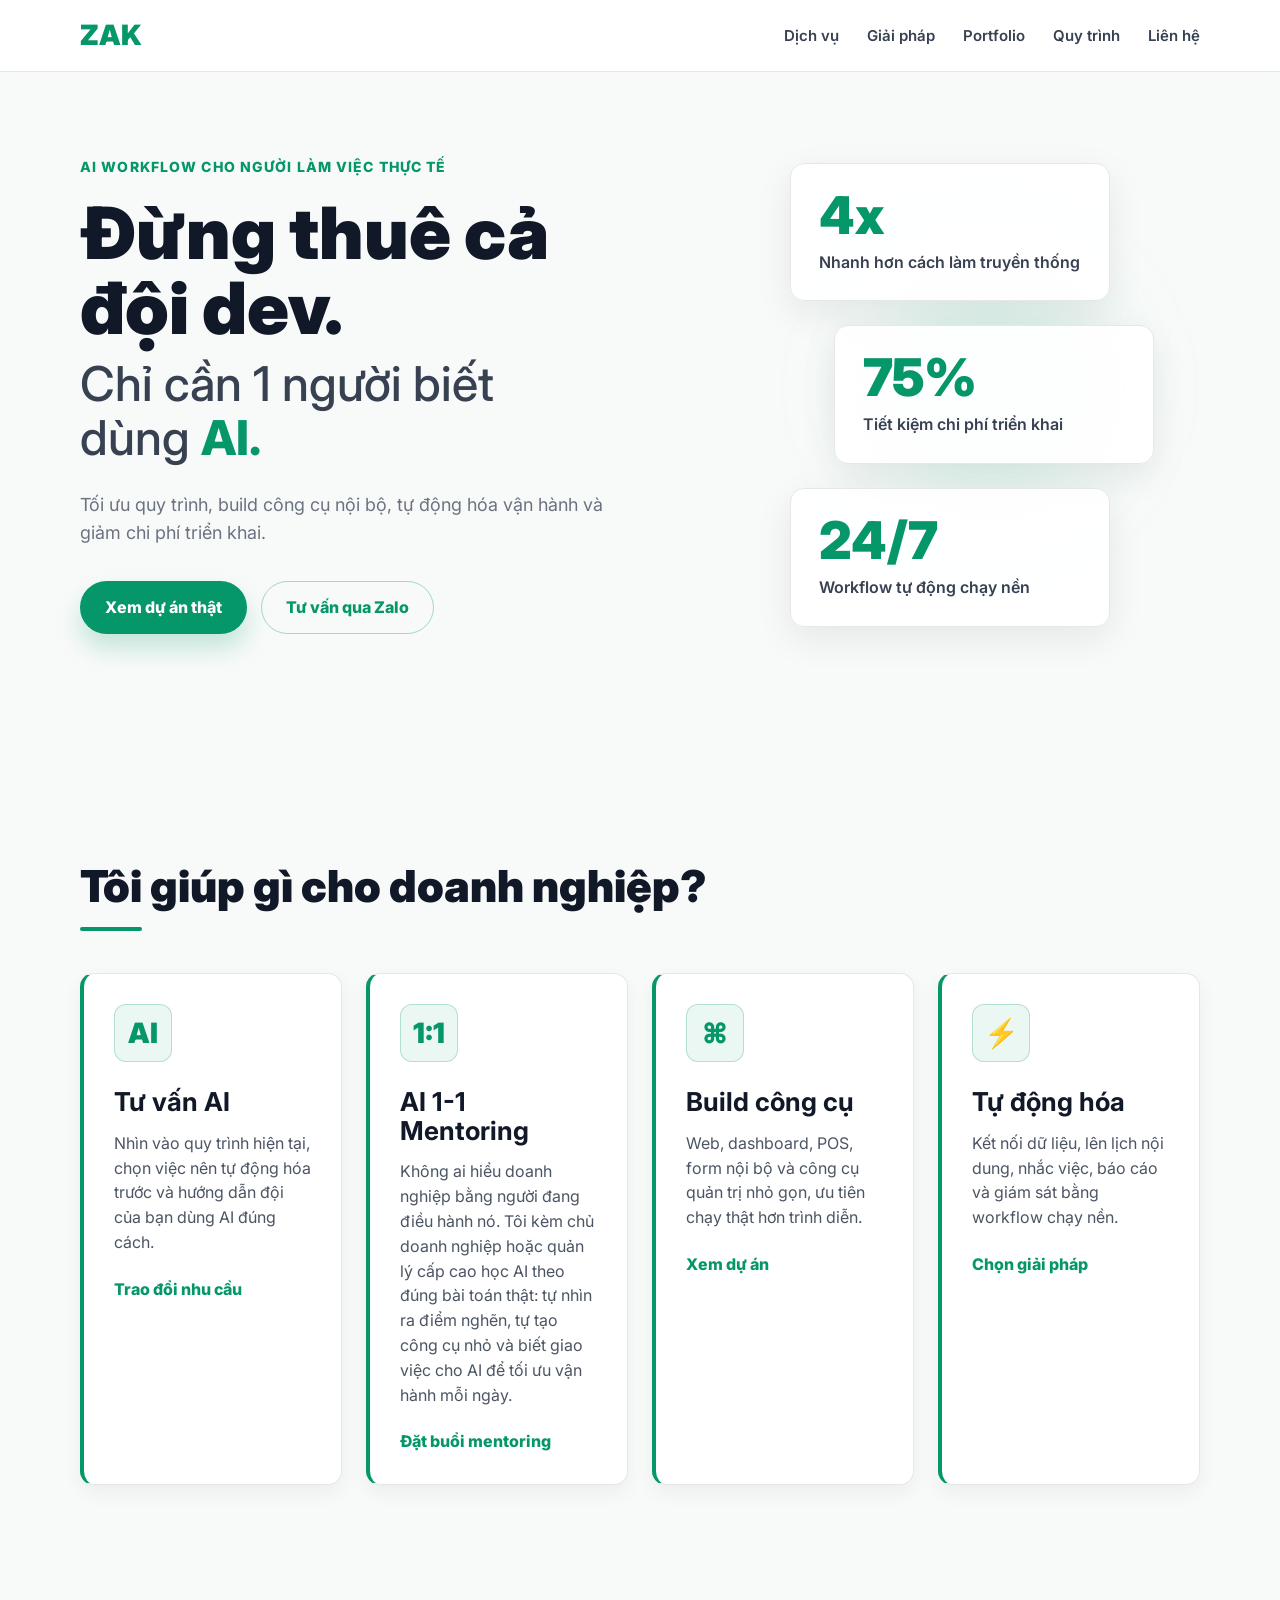
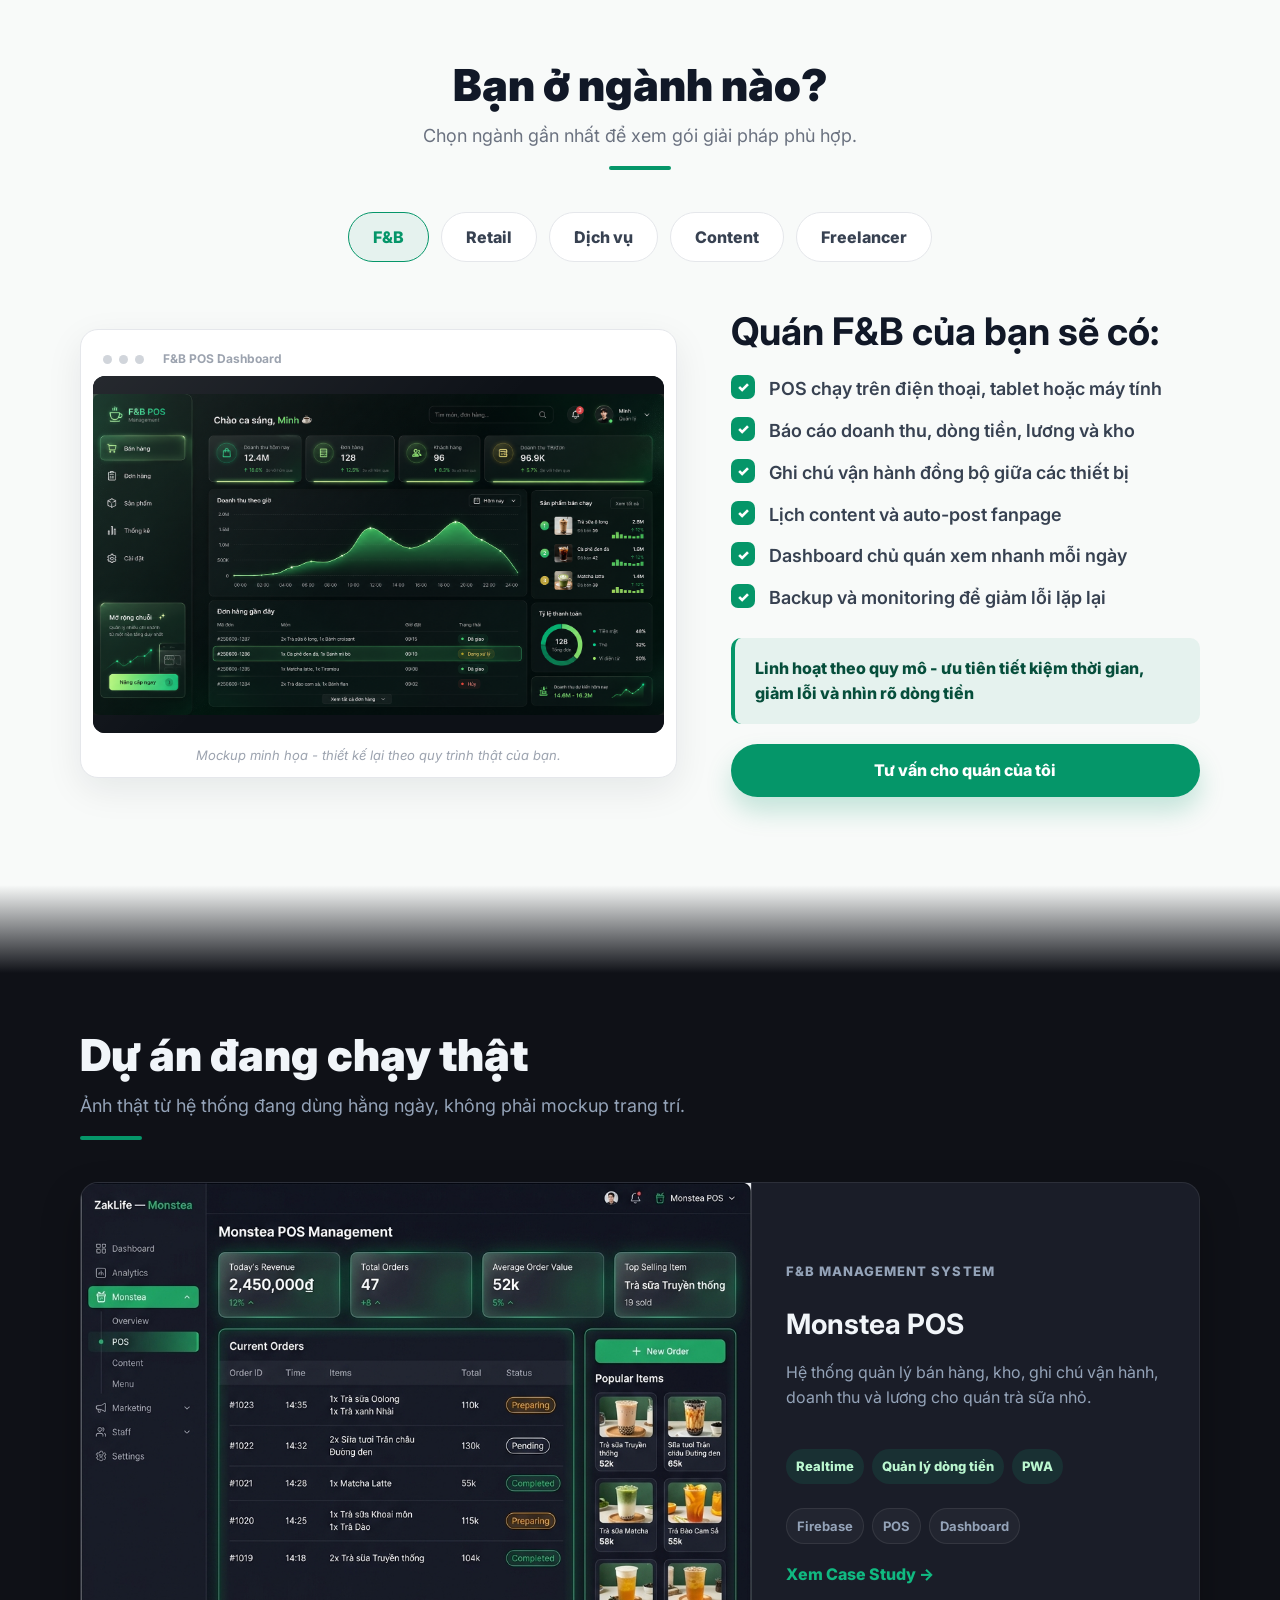
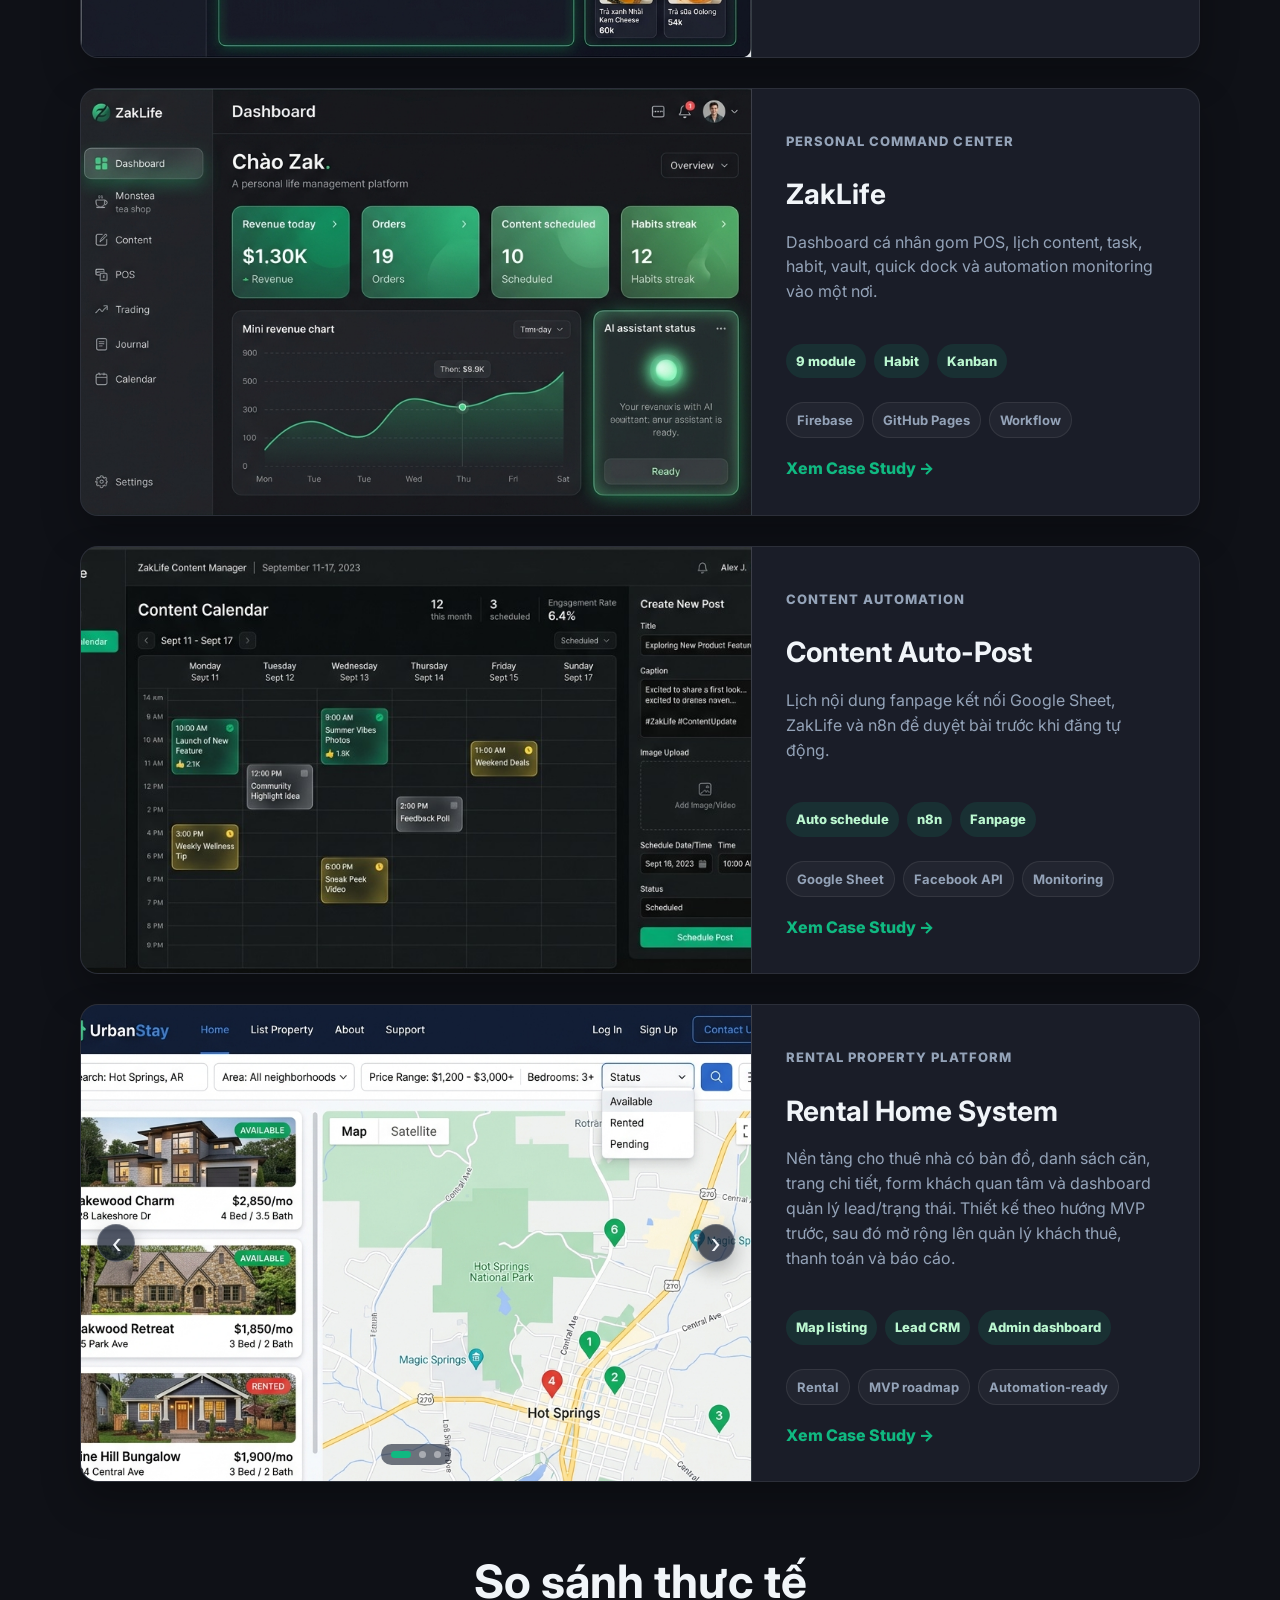
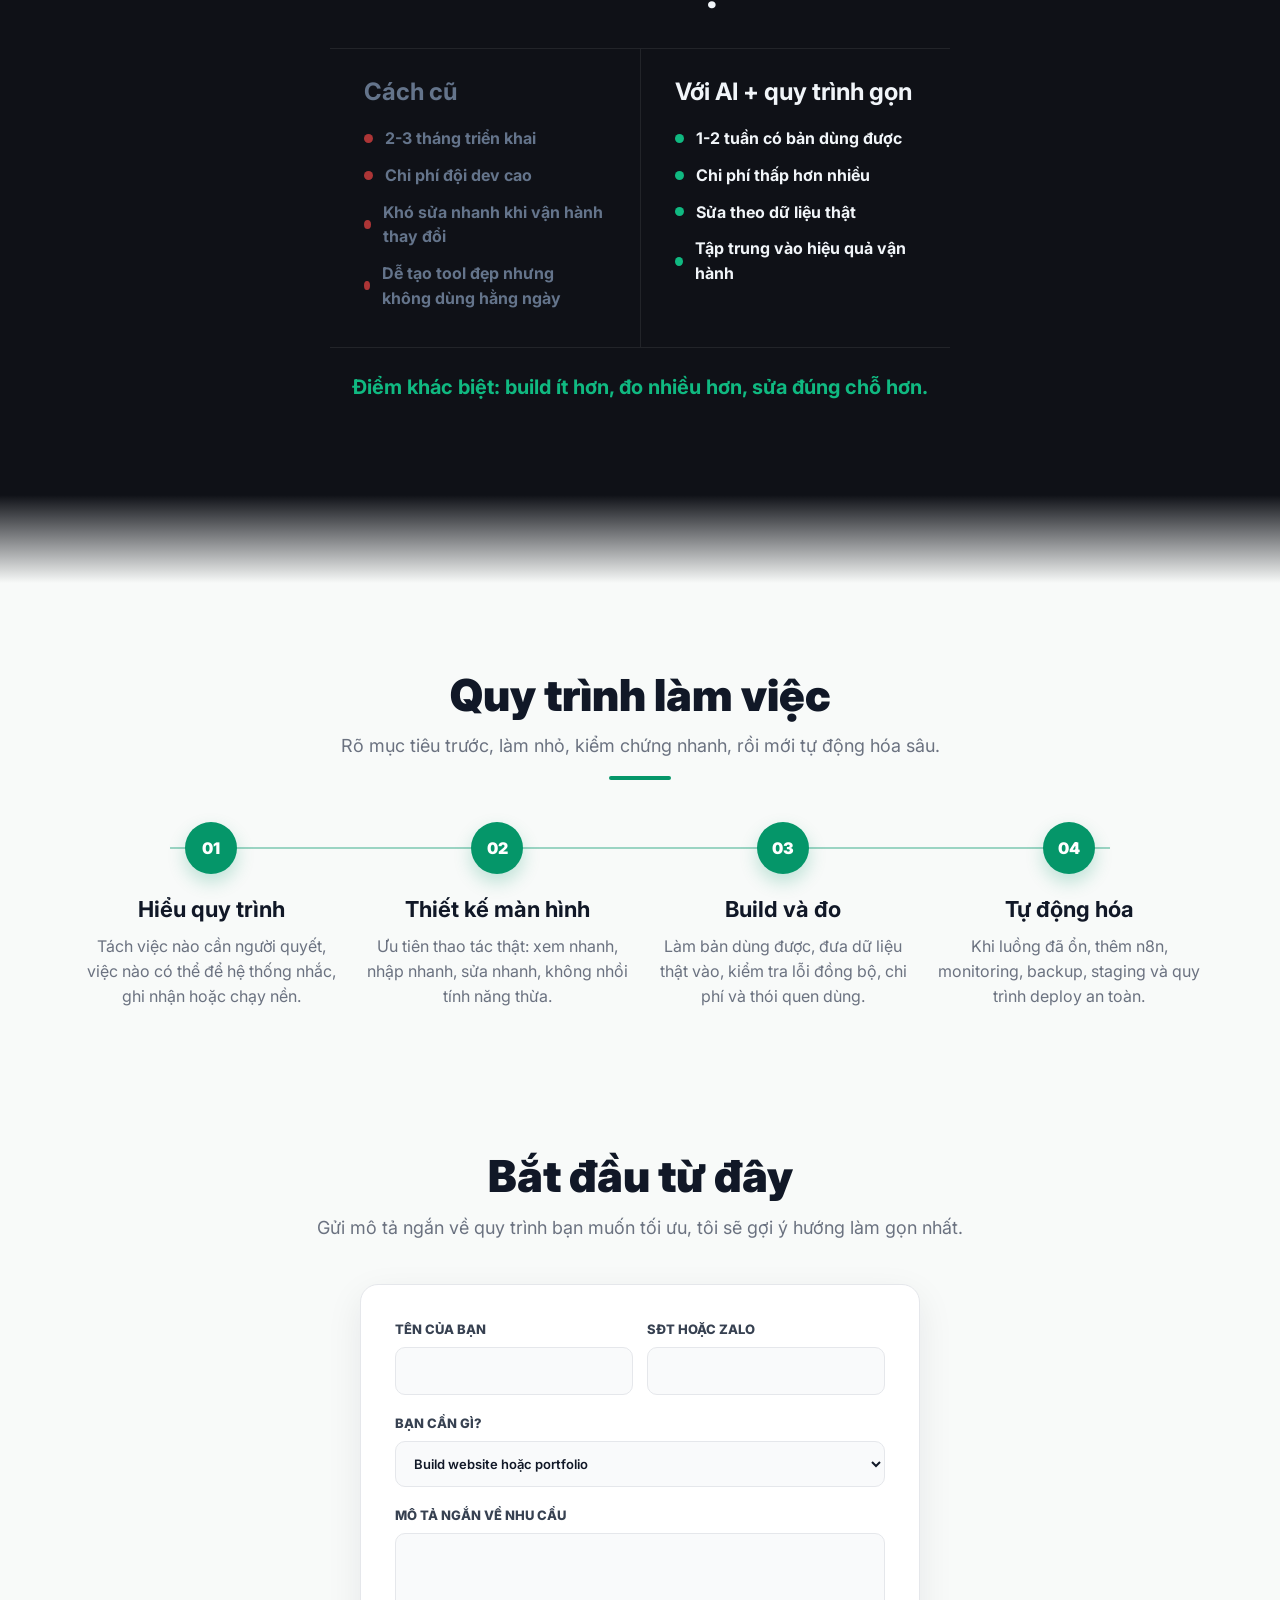
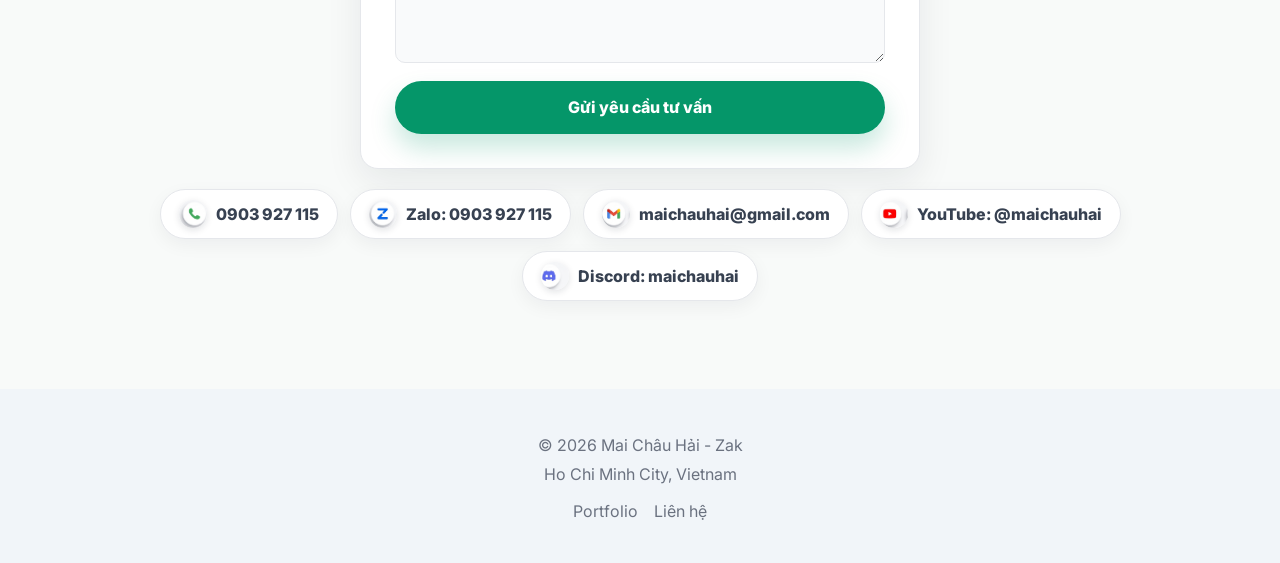
<file: index.html>
<!doctype html>
<html lang="vi">
<head>
  <meta charset="utf-8">
  <meta name="viewport" content="width=device-width, initial-scale=1">
  <title>Mai Châu Hải - AI Workflow & Web Automation</title>
  <meta name="description" content="Tư vấn, thiết kế và build web, app, POS, workflow tự động hóa cho doanh nghiệp nhỏ bằng AI.">
  <meta property="og:title" content="Mai Châu Hải - Đừng thuê cả đội dev. Chỉ cần 1 người biết dùng AI.">
  <meta property="og:description" content="Web, app, tool, workflow - nhanh hơn, gọn hơn, dễ vận hành hơn.">
  <meta property="og:type" content="website">
  <script>document.documentElement.classList.add("js");</script>
  <link rel="preconnect" href="https://fonts.googleapis.com">
  <link rel="preconnect" href="https://fonts.gstatic.com" crossorigin>
  <link href="https://fonts.googleapis.com/css2?family=Inter:wght@400;500;600;700;800;900&display=swap" rel="stylesheet">
  <link rel="stylesheet" href="style.css">
</head>
<body>
  <header class="site-nav" data-nav>
    <a class="logo" href="#home" aria-label="Trang chủ Zak">ZAK</a>
    <nav class="nav-links" data-menu>
      <a href="#services">Dịch vụ</a>
      <a href="#solutions">Giải pháp</a>
      <a href="#portfolio">Portfolio</a>
      <a href="#process">Quy trình</a>
      <a href="#contact">Liên hệ</a>
    </nav>
    <button class="menu-btn" type="button" data-menu-btn aria-label="Mở menu">
      <span></span><span></span><span></span>
    </button>
  </header>

  <main>
    <section class="hero light-section" id="home">
      <div class="container hero-grid">
        <div class="hero-copy reveal">
          <p class="eyebrow">AI workflow cho người làm việc thực tế</p>
          <h1>Đừng thuê cả đội dev.</h1>
          <h2>Chỉ cần 1 người biết dùng <span>AI.</span></h2>
          <p class="hero-sub">Tối ưu quy trình, build công cụ nội bộ, tự động hóa vận hành và giảm chi phí triển khai.</p>
          <div class="hero-actions">
            <a class="btn primary" href="#portfolio">Xem dự án thật</a>
            <a class="btn ghost" href="#contact">Tư vấn qua Zalo</a>
          </div>
        </div>
        <div class="metric-stack reveal" aria-label="Kết quả chính">
          <div class="soft-glow"></div>
          <article class="metric-card">
            <strong data-counter="4" data-suffix="x">0x</strong>
            <span>Nhanh hơn cách làm truyền thống</span>
          </article>
          <article class="metric-card offset">
            <strong data-counter="75" data-suffix="%">0%</strong>
            <span>Tiết kiệm chi phí triển khai</span>
          </article>
          <article class="metric-card">
            <strong data-counter="24" data-suffix="/7">0/7</strong>
            <span>Workflow tự động chạy nền</span>
          </article>
        </div>
      </div>
    </section>

    <section class="services light-section" id="services">
      <div class="container">
        <div class="section-head left reveal">
          <h2>Tôi giúp gì cho doanh nghiệp?</h2>
          <span class="underline"></span>
        </div>
        <div class="services-grid">
          <article class="service-card reveal">
            <div class="line-icon">AI</div>
            <h3>Tư vấn AI</h3>
            <p>Nhìn vào quy trình hiện tại, chọn việc nên tự động hóa trước và hướng dẫn đội của bạn dùng AI đúng cách.</p>
            <a href="#contact">Trao đổi nhu cầu</a>
          </article>
          <article class="service-card reveal">
            <div class="line-icon">1:1</div>
            <h3>AI 1-1 Mentoring</h3>
            <p>Không ai hiểu doanh nghiệp bằng người đang điều hành nó. Tôi kèm chủ doanh nghiệp hoặc quản lý cấp cao học AI theo đúng bài toán thật: tự nhìn ra điểm nghẽn, tự tạo công cụ nhỏ và biết giao việc cho AI để tối ưu vận hành mỗi ngày.</p>
            <a href="#contact">Đặt buổi mentoring</a>
          </article>
          <article class="service-card reveal">
            <div class="line-icon">⌘</div>
            <h3>Build công cụ</h3>
            <p>Web, dashboard, POS, form nội bộ và công cụ quản trị nhỏ gọn, ưu tiên chạy thật hơn trình diễn.</p>
            <a href="#portfolio">Xem dự án</a>
          </article>
          <article class="service-card reveal">
            <div class="line-icon">⚡</div>
            <h3>Tự động hóa</h3>
            <p>Kết nối dữ liệu, lên lịch nội dung, nhắc việc, báo cáo và giám sát bằng workflow chạy nền.</p>
            <a href="#solutions">Chọn giải pháp</a>
          </article>
        </div>
      </div>
    </section>

    <section class="solutions light-section" id="solutions">
      <div class="container">
        <div class="section-head center reveal">
          <h2>Bạn ở ngành nào?</h2>
          <p>Chọn ngành gần nhất để xem gói giải pháp phù hợp.</p>
          <span class="underline"></span>
        </div>

        <div class="solution-tabs reveal" role="tablist" aria-label="Chọn ngành">
          <button class="active" data-solution-tab="fnb" role="tab">F&B</button>
          <button data-solution-tab="retail" role="tab">Retail</button>
          <button data-solution-tab="service" role="tab">Dịch vụ</button>
          <button data-solution-tab="content" role="tab">Content</button>
          <button data-solution-tab="freelancer" role="tab">Freelancer</button>
        </div>

        <div class="solution-panel reveal" data-solution-panel>
          <div class="browser-mockup">
            <div class="browser-bar"><span></span><span></span><span></span><em data-mock-title>POS Dashboard</em></div>
            <div class="mock-screen" data-mock-screen>
              <img data-mock-image src="assets/mockup-fnb-pos.png" alt="Mockup F&B POS dashboard">
            </div>
            <p>Mockup minh họa - thiết kế lại theo quy trình thật của bạn.</p>
          </div>
          <div class="solution-copy">
            <h3 data-solution-title>Quán F&B của bạn sẽ có:</h3>
            <ul data-solution-features></ul>
            <div class="price-note" data-solution-price>Linh hoạt theo quy mô - ưu tiên tiết kiệm thời gian, giảm lỗi và nhìn rõ dòng tiền</div>
            <a class="btn primary wide" href="#contact" data-solution-cta>Tư vấn cho quán của tôi</a>
          </div>
        </div>
      </div>
    </section>

    <div class="transition to-dark" aria-hidden="true"></div>

    <section class="portfolio dark-section" id="portfolio">
      <div class="container">
        <div class="section-head left reveal">
          <h2>Dự án đang chạy thật</h2>
          <p>Ảnh thật từ hệ thống đang dùng hằng ngày, không phải mockup trang trí.</p>
          <span class="underline"></span>
        </div>

        <div class="projects-grid">
          <article class="project-card reveal" data-case="monstea">
            <div class="project-media"><img src="assets/monstea-pos-card.png" alt="Ảnh thật dashboard Monstea POS"></div>
            <div class="project-body">
              <p class="project-kicker">F&B Management System</p>
              <h3>Monstea POS</h3>
              <p>Hệ thống quản lý bán hàng, kho, ghi chú vận hành, doanh thu và lương cho quán trà sữa nhỏ.</p>
              <div class="pill-row"><span>Realtime</span><span>Quản lý dòng tiền</span><span>PWA</span></div>
              <div class="tag-row"><span>Firebase</span><span>POS</span><span>Dashboard</span></div>
              <button class="case-link" type="button" data-case-open="monstea">Xem Case Study →</button>
            </div>
          </article>

          <article class="project-card reveal" data-case="zaklife">
            <div class="project-media"><img src="assets/zaklife-dashboard-card.png" alt="Ảnh thật dashboard ZakLife"></div>
            <div class="project-body">
              <p class="project-kicker">Personal Command Center</p>
              <h3>ZakLife</h3>
              <p>Dashboard cá nhân gom POS, lịch content, task, habit, vault, quick dock và automation monitoring vào một nơi.</p>
              <div class="pill-row"><span>9 module</span><span>Habit</span><span>Kanban</span></div>
              <div class="tag-row"><span>Firebase</span><span>GitHub Pages</span><span>Workflow</span></div>
              <button class="case-link" type="button" data-case-open="zaklife">Xem Case Study →</button>
            </div>
          </article>

          <article class="project-card reveal" data-case="content">
            <div class="project-media"><img src="assets/content-manager-card.png" alt="Ảnh thật Content Calendar"></div>
            <div class="project-body">
              <p class="project-kicker">Content Automation</p>
              <h3>Content Auto-Post</h3>
              <p>Lịch nội dung fanpage kết nối Google Sheet, ZakLife và n8n để duyệt bài trước khi đăng tự động.</p>
              <div class="pill-row"><span>Auto schedule</span><span>n8n</span><span>Fanpage</span></div>
              <div class="tag-row"><span>Google Sheet</span><span>Facebook API</span><span>Monitoring</span></div>
              <button class="case-link" type="button" data-case-open="content">Xem Case Study →</button>
            </div>
          </article>

          <article class="project-card reveal" data-case="rental">
            <div class="project-media project-carousel" data-carousel data-images="assets/rental-homepage-map-card.png|assets/rental-detail-card.png|assets/rental-admin-dashboard-card.png" data-alts="Bản đồ và danh sách nhà cho thuê|Trang chi tiết căn nhà cho thuê|Dashboard quản lý nhà cho thuê">
              <button class="carousel-btn prev" type="button" data-carousel-prev aria-label="Ảnh trước">‹</button>
              <img data-carousel-image src="assets/rental-homepage-map-card.png" alt="Bản đồ và danh sách nhà cho thuê">
              <button class="carousel-btn next" type="button" data-carousel-next aria-label="Ảnh tiếp theo">›</button>
              <div class="carousel-dots" data-carousel-dots aria-hidden="true"></div>
            </div>
            <div class="project-body">
              <p class="project-kicker">Rental Property Platform</p>
              <h3>Rental Home System</h3>
              <p>Nền tảng cho thuê nhà có bản đồ, danh sách căn, trang chi tiết, form khách quan tâm và dashboard quản lý lead/trạng thái. Thiết kế theo hướng MVP trước, sau đó mở rộng lên quản lý khách thuê, thanh toán và báo cáo.</p>
              <div class="pill-row"><span>Map listing</span><span>Lead CRM</span><span>Admin dashboard</span></div>
              <div class="tag-row"><span>Rental</span><span>MVP roadmap</span><span>Automation-ready</span></div>
              <button class="case-link" type="button" data-case-open="rental">Xem Case Study →</button>
            </div>
          </article>
        </div>

        <section class="comparison reveal" id="comparison">
          <h2>So sánh thực tế</h2>
          <div class="compare-grid">
            <div class="compare-col old">
              <h3>Cách cũ</h3>
              <p><span></span>2-3 tháng triển khai</p>
              <p><span></span>Chi phí đội dev cao</p>
              <p><span></span>Khó sửa nhanh khi vận hành thay đổi</p>
              <p><span></span>Dễ tạo tool đẹp nhưng không dùng hằng ngày</p>
            </div>
            <div class="compare-col new">
              <h3>Với AI + quy trình gọn</h3>
              <p><span></span>1-2 tuần có bản dùng được</p>
              <p><span></span>Chi phí thấp hơn nhiều</p>
              <p><span></span>Sửa theo dữ liệu thật</p>
              <p><span></span>Tập trung vào hiệu quả vận hành</p>
            </div>
          </div>
          <strong>Điểm khác biệt: build ít hơn, đo nhiều hơn, sửa đúng chỗ hơn.</strong>
        </section>
      </div>
    </section>

    <div class="transition to-light" aria-hidden="true"></div>

    <section class="process light-section" id="process">
      <div class="container">
        <div class="section-head center reveal">
          <h2>Quy trình làm việc</h2>
          <p>Rõ mục tiêu trước, làm nhỏ, kiểm chứng nhanh, rồi mới tự động hóa sâu.</p>
          <span class="underline"></span>
        </div>
        <div class="process-steps">
          <article class="process-step reveal"><div>01</div><h3>Hiểu quy trình</h3><p>Tách việc nào cần người quyết, việc nào có thể để hệ thống nhắc, ghi nhận hoặc chạy nền.</p></article>
          <article class="process-step reveal"><div>02</div><h3>Thiết kế màn hình</h3><p>Ưu tiên thao tác thật: xem nhanh, nhập nhanh, sửa nhanh, không nhồi tính năng thừa.</p></article>
          <article class="process-step reveal"><div>03</div><h3>Build và đo</h3><p>Làm bản dùng được, đưa dữ liệu thật vào, kiểm tra lỗi đồng bộ, chi phí và thói quen dùng.</p></article>
          <article class="process-step reveal"><div>04</div><h3>Tự động hóa</h3><p>Khi luồng đã ổn, thêm n8n, monitoring, backup, staging và quy trình deploy an toàn.</p></article>
        </div>
      </div>
    </section>

    <section class="contact light-section" id="contact">
      <div class="container">
        <div class="section-head center reveal">
          <h2>Bắt đầu từ đây</h2>
          <p>Gửi mô tả ngắn về quy trình bạn muốn tối ưu, tôi sẽ gợi ý hướng làm gọn nhất.</p>
        </div>
        <form class="contact-form reveal" action="https://formspree.io/f/YOUR_ID" method="POST">
          <div class="form-grid">
            <label>Tên của bạn<input name="name" autocomplete="name" required></label>
            <label>SĐT hoặc Zalo<input name="phone" autocomplete="tel" required></label>
          </div>
          <label>Bạn cần gì?
            <select name="need">
              <option>Build website hoặc portfolio</option>
              <option>Tự động hóa quy trình</option>
              <option>POS hoặc dashboard quản lý</option>
              <option>Tư vấn dùng AI trong công việc</option>
            </select>
          </label>
          <label>Mô tả ngắn về nhu cầu<textarea name="message" rows="5"></textarea></label>
          <button class="btn primary wide" type="submit">Gửi yêu cầu tư vấn</button>
        </form>
        <div class="contact-cards reveal">
          <a href="tel:0903927115" aria-label="Gọi 0903 927 115"><img class="contact-icon" src="assets/contact-phone.png" alt="">0903 927 115</a>
          <a href="https://zalo.me/0903927115" target="_blank" rel="noopener" aria-label="Nhắn Zalo 0903 927 115"><img class="contact-icon" src="assets/contact-zalo.png" alt="">Zalo: 0903 927 115</a>
          <a href="mailto:maichauhai@gmail.com" aria-label="Gửi email cho Mai Châu Hải"><img class="contact-icon" src="assets/contact-gmail.png" alt="">maichauhai@gmail.com</a>
          <a href="https://www.youtube.com/@maichauhai" target="_blank" rel="noopener" aria-label="Mở kênh YouTube Mai Châu Hải"><img class="contact-icon" src="assets/contact-youtube.png" alt="">YouTube: @maichauhai</a>
          <span class="contact-card"><img class="contact-icon" src="assets/contact-discord.png" alt="">Discord: maichauhai</span>
        </div>
      </div>
    </section>
  </main>

  <footer class="site-footer">
    <p>© 2026 Mai Châu Hải - Zak</p>
    <p>Ho Chi Minh City, Vietnam</p>
    <div><a href="#portfolio">Portfolio</a><a href="#contact">Liên hệ</a></div>
  </footer>

  <div class="case-modal" id="caseModal" aria-hidden="true">
    <div class="case-modal__backdrop" data-case-close></div>
    <article class="case-modal__panel" role="dialog" aria-modal="true" aria-labelledby="caseModalTitle">
      <button class="case-modal__close" type="button" data-case-close aria-label="Đóng">×</button>
      <p class="case-modal__kicker" id="caseModalKicker"></p>
      <h2 id="caseModalTitle"></h2>
      <p class="case-modal__summary" id="caseModalSummary"></p>
      <div class="case-modal__grid">
        <section>
          <h3>Luồng vận hành</h3>
          <ol id="caseModalFlow"></ol>
        </section>
        <section>
          <h3>Kết quả khách thấy</h3>
          <ul id="caseModalOutcome"></ul>
        </section>
      </div>
      <div class="case-modal__note" id="caseModalNote"></div>
      <a class="btn primary" href="#contact" data-case-close>Trao đổi dự án tương tự</a>
    </article>
  </div>

  <script src="script.js"></script>
</body>
</html>
</file>
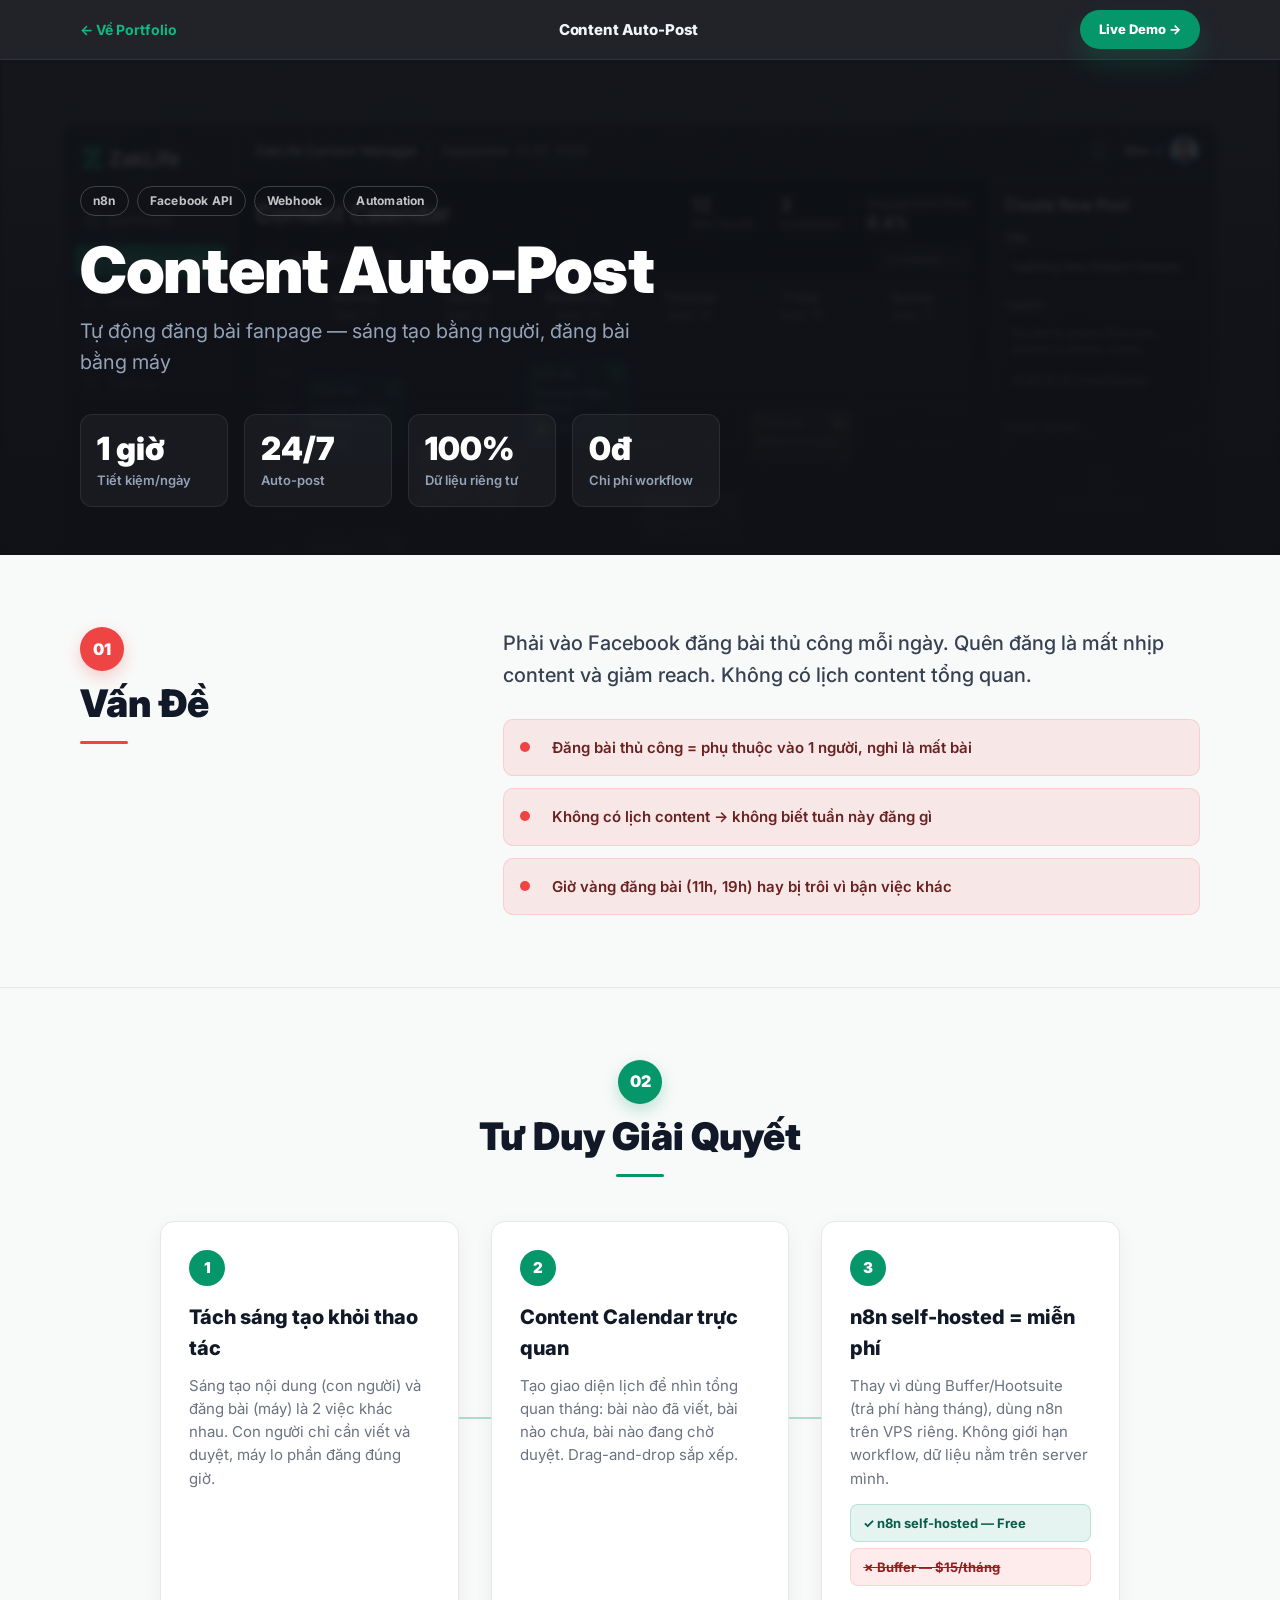
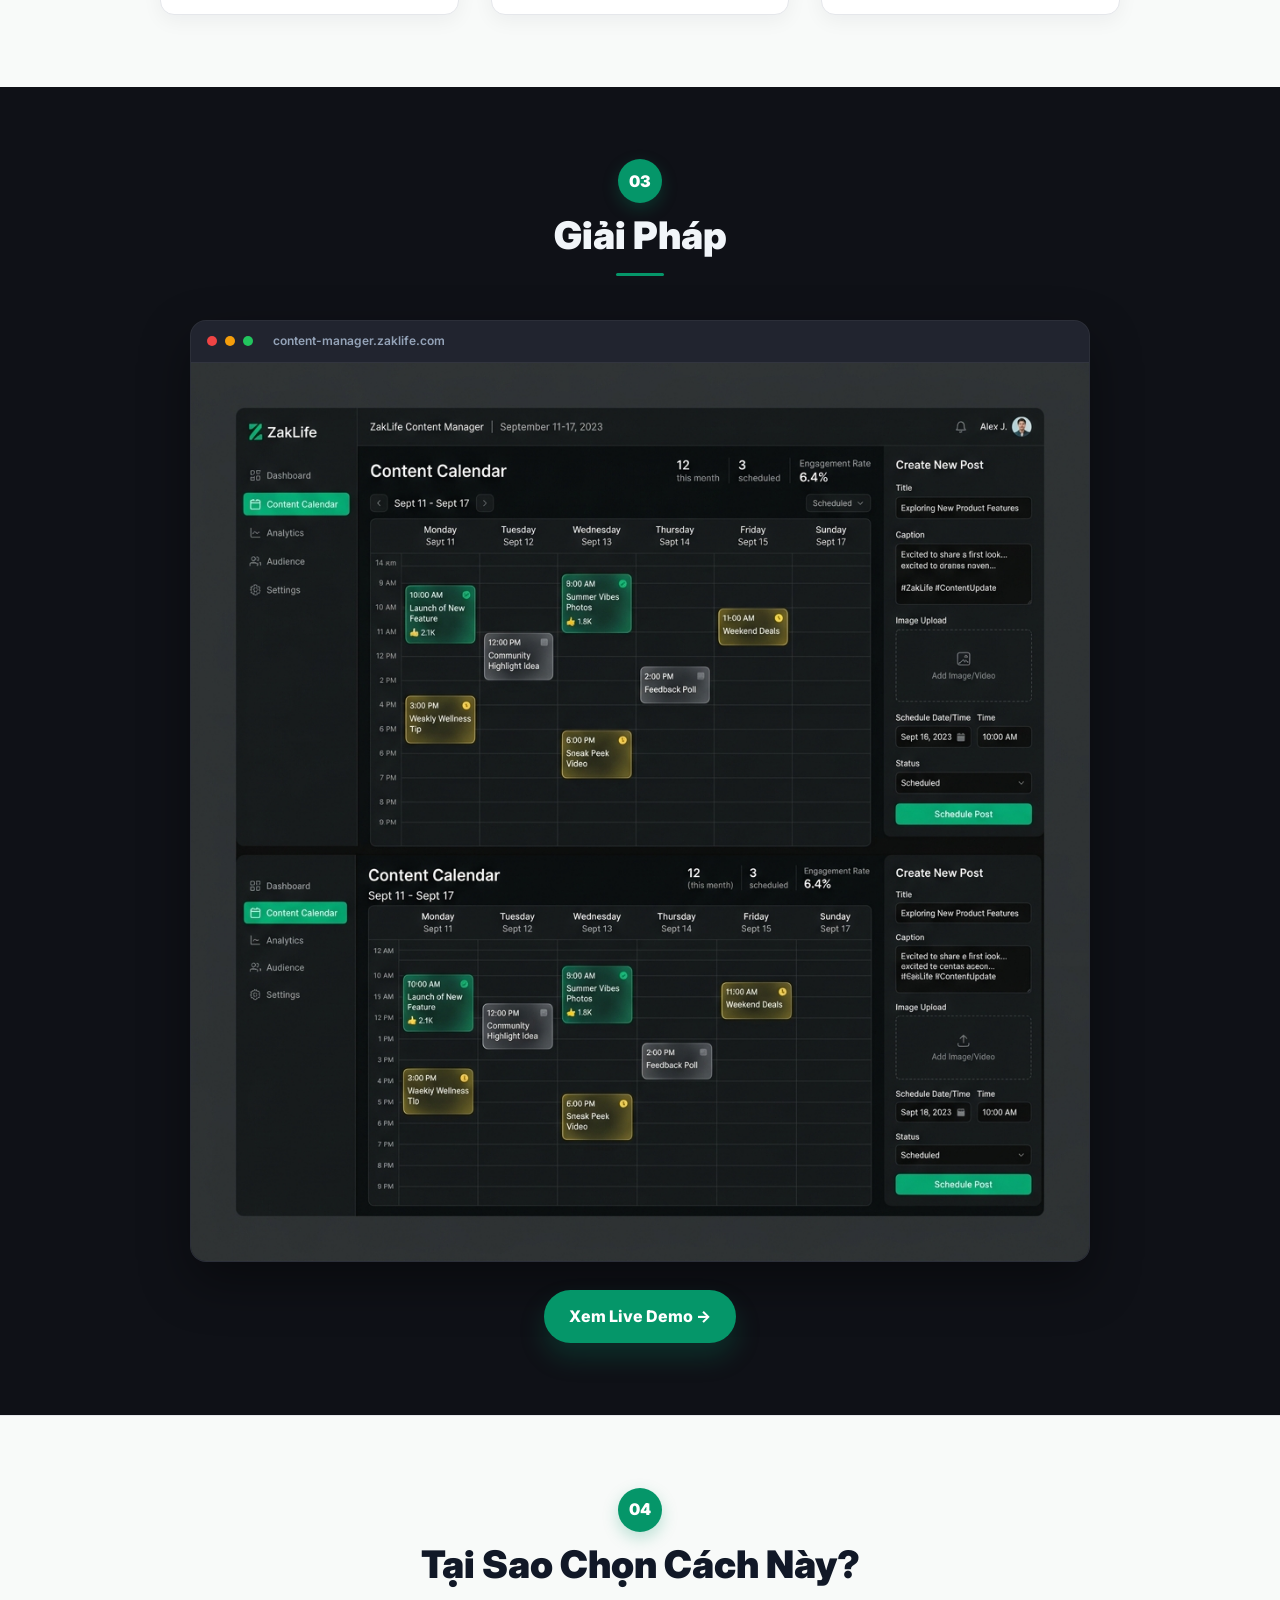
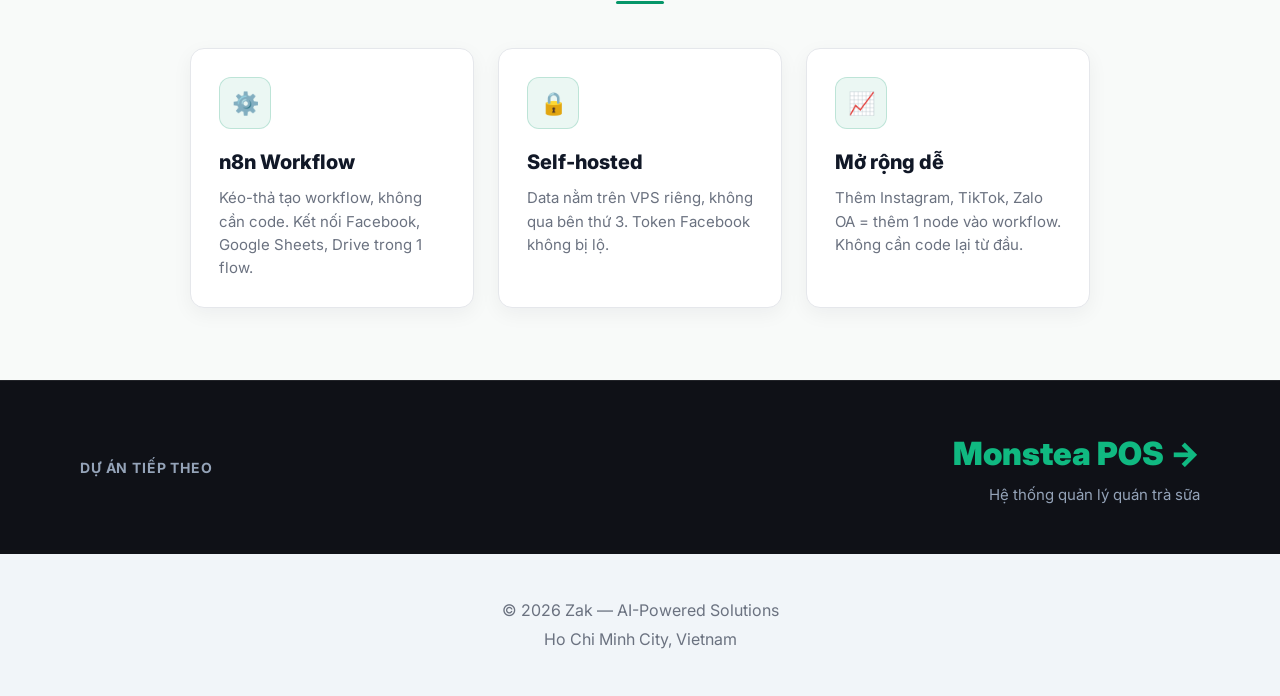
<file: case-content.html>
<!doctype html>
<html lang="vi">
<head>
  <meta charset="utf-8">
  <meta name="viewport" content="width=device-width, initial-scale=1">
  <title>Content Auto-Post — Case Study | Zak</title>
  <meta name="description" content="Hệ thống tự động đăng bài fanpage qua n8n. Tiết kiệm 1 giờ/ngày, auto-post đúng giờ, dữ liệu riêng tư.">
  <script>document.documentElement.classList.add("js");</script>
  <link rel="preconnect" href="https://fonts.googleapis.com">
  <link rel="preconnect" href="https://fonts.gstatic.com" crossorigin>
  <link href="https://fonts.googleapis.com/css2?family=Inter:wght@400;500;600;700;800;900&display=swap" rel="stylesheet">
  <link rel="stylesheet" href="style.css">
  <link rel="stylesheet" href="case-study.css">
</head>
<body>

  <header class="case-nav">
    <a href="index.html#portfolio" class="case-back">← Về Portfolio</a>
    <span class="case-nav-title">Content Auto-Post</span>
    <a href="#" class="btn primary small">Live Demo →</a>
  </header>

  <main>
    <section class="case-hero" style="--hero-accent: #f59e0b">
      <div class="case-hero-bg">
        <img src="assets/content-manager.png" alt="" aria-hidden="true">
      </div>
      <div class="case-hero-content">
        <div class="case-hero-tags">
          <span>n8n</span><span>Facebook API</span><span>Webhook</span><span>Automation</span>
        </div>
        <h1>Content Auto-Post</h1>
        <p class="case-hero-sub">Tự động đăng bài fanpage — sáng tạo bằng người, đăng bài bằng máy</p>
        <div class="case-hero-stats">
          <div><strong>1 giờ</strong><span>Tiết kiệm/ngày</span></div>
          <div><strong>24/7</strong><span>Auto-post</span></div>
          <div><strong>100%</strong><span>Dữ liệu riêng tư</span></div>
          <div><strong>0đ</strong><span>Chi phí workflow</span></div>
        </div>
      </div>
    </section>

    <section class="case-section light-section">
      <div class="container case-two-col">
        <div class="case-label">
          <span class="case-number problem">01</span>
          <h2>Vấn Đề</h2>
          <div class="case-underline problem"></div>
        </div>
        <div class="case-body">
          <p class="case-text-lg">Phải vào Facebook đăng bài thủ công mỗi ngày. Quên đăng là mất nhịp content và giảm reach. Không có lịch content tổng quan.</p>
          <div class="pain-points">
            <div class="pain-card">
              <span class="pain-dot"></span>
              <p>Đăng bài thủ công = phụ thuộc vào 1 người, nghỉ là mất bài</p>
            </div>
            <div class="pain-card">
              <span class="pain-dot"></span>
              <p>Không có lịch content → không biết tuần này đăng gì</p>
            </div>
            <div class="pain-card">
              <span class="pain-dot"></span>
              <p>Giờ vàng đăng bài (11h, 19h) hay bị trôi vì bận việc khác</p>
            </div>
          </div>
        </div>
      </div>
    </section>

    <section class="case-section light-section">
      <div class="container">
        <div class="case-label center">
          <span class="case-number">02</span>
          <h2>Tư Duy Giải Quyết</h2>
          <div class="case-underline"></div>
        </div>
        <div class="thinking-steps">
          <article class="think-card">
            <div class="think-num">1</div>
            <h3>Tách sáng tạo khỏi thao tác</h3>
            <p>Sáng tạo nội dung (con người) và đăng bài (máy) là 2 việc khác nhau. Con người chỉ cần viết và duyệt, máy lo phần đăng đúng giờ.</p>
          </article>
          <div class="think-line"></div>
          <article class="think-card">
            <div class="think-num">2</div>
            <h3>Content Calendar trực quan</h3>
            <p>Tạo giao diện lịch để nhìn tổng quan tháng: bài nào đã viết, bài nào chưa, bài nào đang chờ duyệt. Drag-and-drop sắp xếp.</p>
          </article>
          <div class="think-line"></div>
          <article class="think-card">
            <div class="think-num">3</div>
            <h3>n8n self-hosted = miễn phí</h3>
            <p>Thay vì dùng Buffer/Hootsuite (trả phí hàng tháng), dùng n8n trên VPS riêng. Không giới hạn workflow, dữ liệu nằm trên server mình.</p>
            <div class="compare-mini">
              <span class="win">✓ n8n self-hosted — Free</span>
              <span class="lose">✗ Buffer — $15/tháng</span>
            </div>
          </article>
        </div>
      </div>
    </section>

    <section class="case-section dark-section">
      <div class="container">
        <div class="case-label center">
          <span class="case-number">03</span>
          <h2>Giải Pháp</h2>
          <div class="case-underline"></div>
        </div>
        <div class="solution-showcase">
          <div class="browser-frame">
            <div class="browser-bar-lg">
              <span></span><span></span><span></span>
              <em>content-manager.zaklife.com</em>
            </div>
            <img src="assets/content-manager.png" alt="Content Manager — giao diện lịch content thật">
          </div>
          <div class="solution-cta">
            <a href="#" class="btn primary">Xem Live Demo →</a>
          </div>
        </div>
      </div>
    </section>

    <section class="case-section light-section">
      <div class="container">
        <div class="case-label center">
          <span class="case-number">04</span>
          <h2>Tại Sao Chọn Cách Này?</h2>
          <div class="case-underline"></div>
        </div>
        <div class="why-grid">
          <article class="why-card">
            <div class="why-icon">⚙️</div>
            <h3>n8n Workflow</h3>
            <p>Kéo-thả tạo workflow, không cần code. Kết nối Facebook, Google Sheets, Drive trong 1 flow.</p>
          </article>
          <article class="why-card">
            <div class="why-icon">🔒</div>
            <h3>Self-hosted</h3>
            <p>Data nằm trên VPS riêng, không qua bên thứ 3. Token Facebook không bị lộ.</p>
          </article>
          <article class="why-card">
            <div class="why-icon">📈</div>
            <h3>Mở rộng dễ</h3>
            <p>Thêm Instagram, TikTok, Zalo OA = thêm 1 node vào workflow. Không cần code lại từ đầu.</p>
          </article>
        </div>
      </div>
    </section>

    <a href="case-monstea.html" class="next-project dark-section">
      <div class="container next-project-inner">
        <div class="next-label">Dự án tiếp theo</div>
        <div class="next-info">
          <h3>Monstea POS →</h3>
          <p>Hệ thống quản lý quán trà sữa</p>
        </div>
      </div>
    </a>
  </main>

  <footer class="site-footer">
    <p>© 2026 Zak — AI-Powered Solutions</p>
    <p>Ho Chi Minh City, Vietnam</p>
  </footer>

  <script src="script.js"></script>
</body>
</html>
</file>
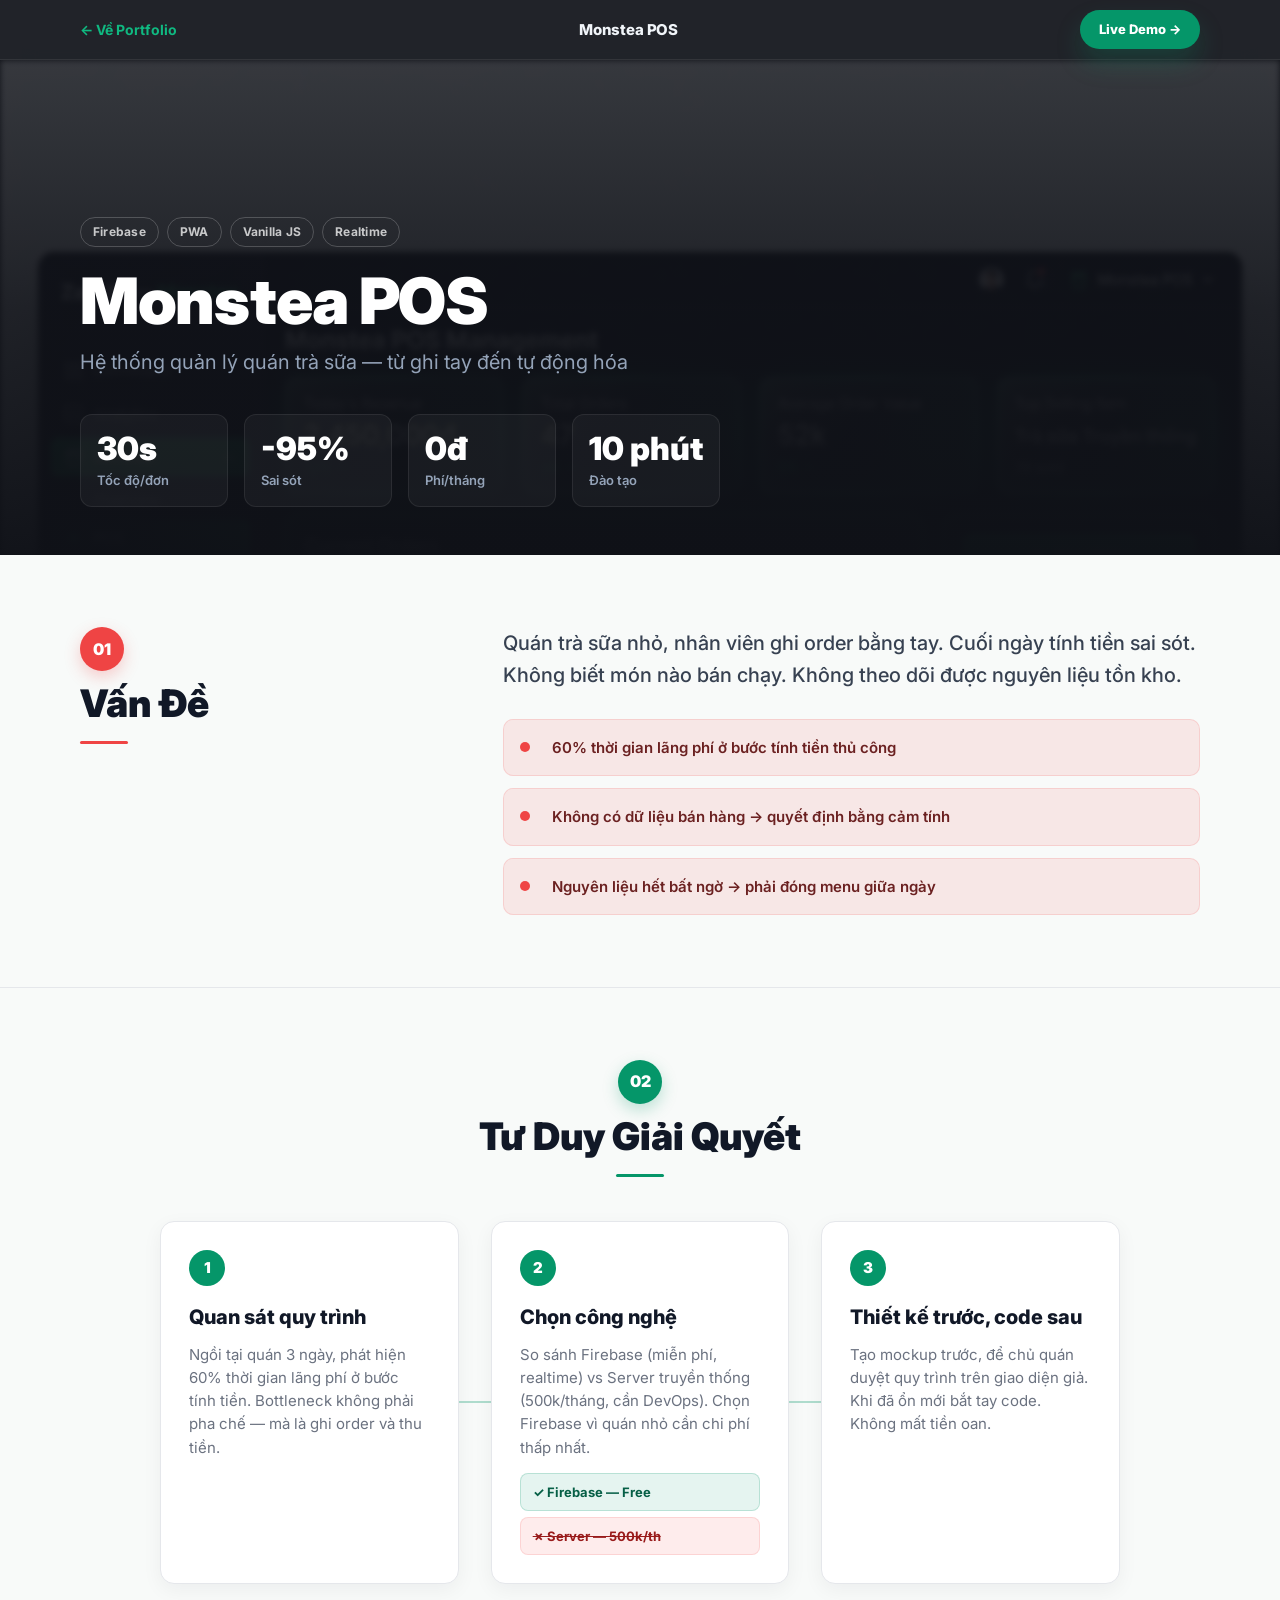
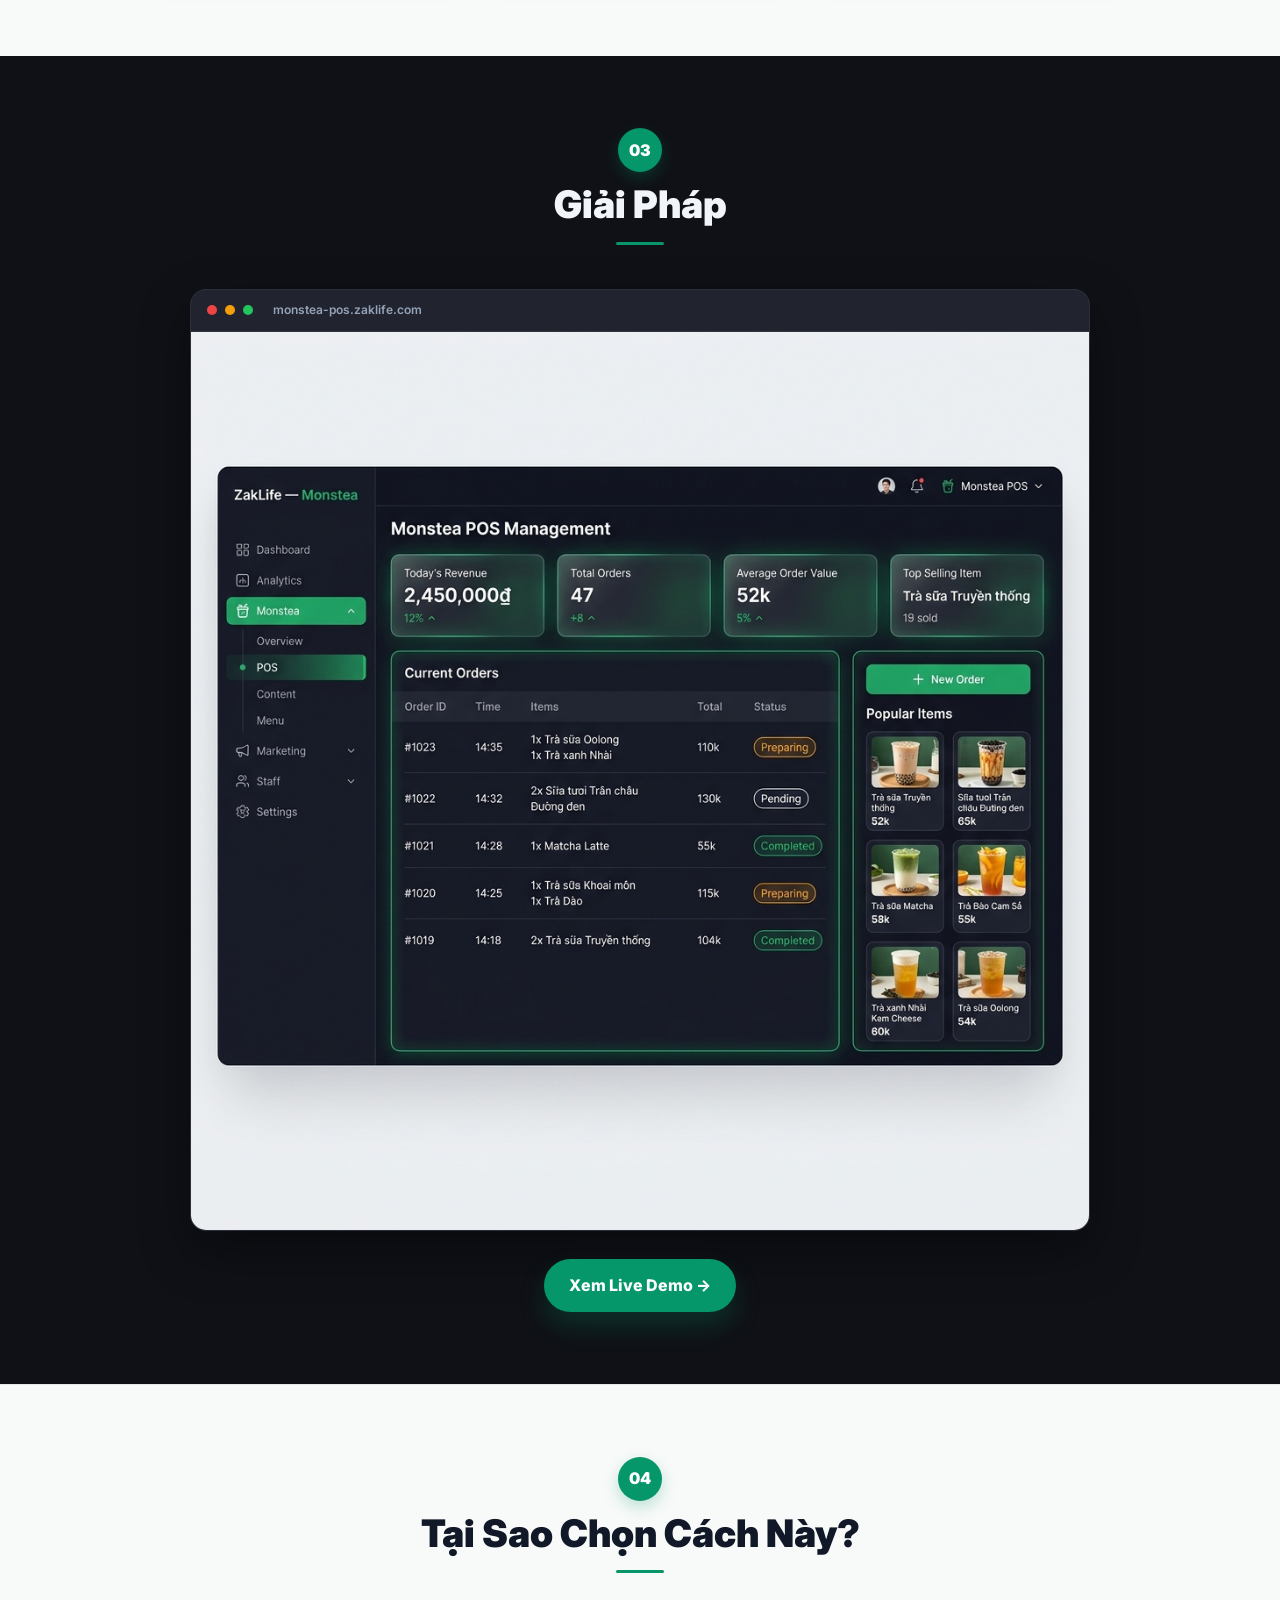
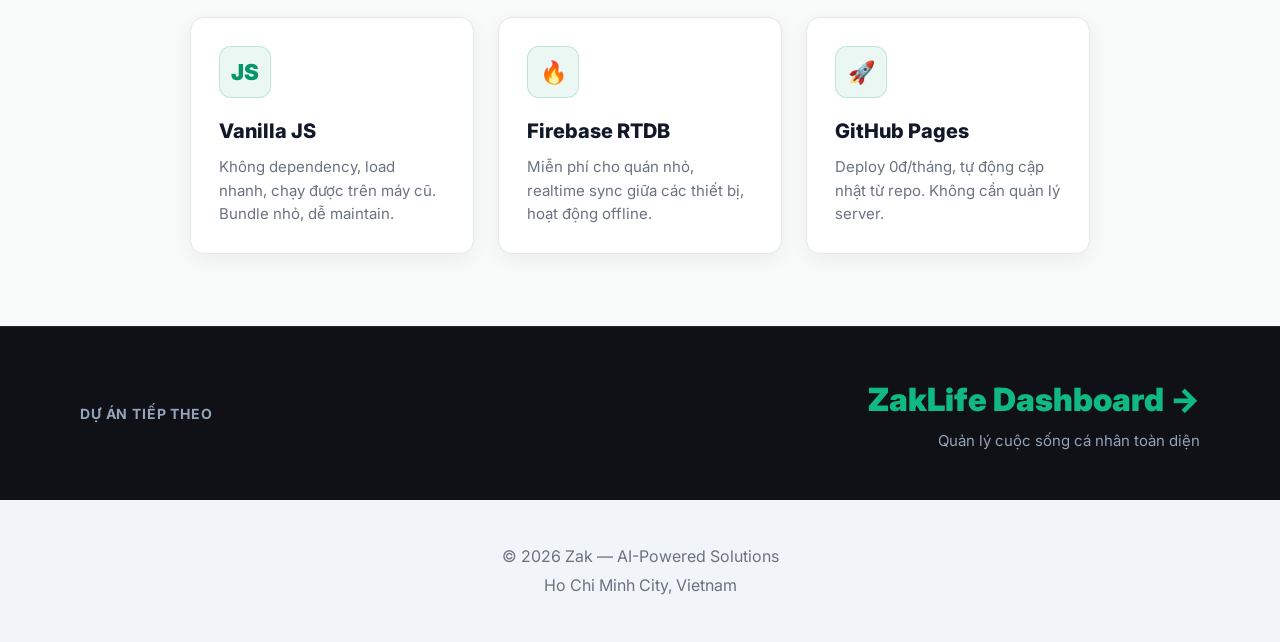
<file: case-monstea.html>
<!doctype html>
<html lang="vi">
<head>
  <meta charset="utf-8">
  <meta name="viewport" content="width=device-width, initial-scale=1">
  <title>Monstea POS — Case Study | Zak</title>
  <meta name="description" content="Hệ thống POS quán trà sữa: từ ghi tay đến tự động hóa. Giảm 95% sai sót, tốc độ 30s/đơn, chi phí 0đ/tháng.">
  <script>document.documentElement.classList.add("js");</script>
  <link rel="preconnect" href="https://fonts.googleapis.com">
  <link rel="preconnect" href="https://fonts.gstatic.com" crossorigin>
  <link href="https://fonts.googleapis.com/css2?family=Inter:wght@400;500;600;700;800;900&display=swap" rel="stylesheet">
  <link rel="stylesheet" href="style.css">
  <link rel="stylesheet" href="case-study.css">
</head>
<body>

  <!-- Mini Nav -->
  <header class="case-nav">
    <a href="index.html#portfolio" class="case-back">← Về Portfolio</a>
    <span class="case-nav-title">Monstea POS</span>
    <a href="#" class="btn primary small">Live Demo →</a>
  </header>

  <main>
    <!-- Hero Banner -->
    <section class="case-hero" style="--hero-accent: #059669">
      <div class="case-hero-bg">
        <img src="assets/monstea-pos.png" alt="" aria-hidden="true">
      </div>
      <div class="case-hero-content">
        <div class="case-hero-tags">
          <span>Firebase</span><span>PWA</span><span>Vanilla JS</span><span>Realtime</span>
        </div>
        <h1>Monstea POS</h1>
        <p class="case-hero-sub">Hệ thống quản lý quán trà sữa — từ ghi tay đến tự động hóa</p>
        <div class="case-hero-stats">
          <div><strong>30s</strong><span>Tốc độ/đơn</span></div>
          <div><strong>-95%</strong><span>Sai sót</span></div>
          <div><strong>0đ</strong><span>Phí/tháng</span></div>
          <div><strong>10 phút</strong><span>Đào tạo</span></div>
        </div>
      </div>
    </section>

    <!-- 01 Vấn đề -->
    <section class="case-section light-section">
      <div class="container case-two-col">
        <div class="case-label">
          <span class="case-number problem">01</span>
          <h2>Vấn Đề</h2>
          <div class="case-underline problem"></div>
        </div>
        <div class="case-body">
          <p class="case-text-lg">Quán trà sữa nhỏ, nhân viên ghi order bằng tay. Cuối ngày tính tiền sai sót. Không biết món nào bán chạy. Không theo dõi được nguyên liệu tồn kho.</p>
          <div class="pain-points">
            <div class="pain-card">
              <span class="pain-dot"></span>
              <p>60% thời gian lãng phí ở bước tính tiền thủ công</p>
            </div>
            <div class="pain-card">
              <span class="pain-dot"></span>
              <p>Không có dữ liệu bán hàng → quyết định bằng cảm tính</p>
            </div>
            <div class="pain-card">
              <span class="pain-dot"></span>
              <p>Nguyên liệu hết bất ngờ → phải đóng menu giữa ngày</p>
            </div>
          </div>
        </div>
      </div>
    </section>

    <!-- 02 Tư duy giải quyết -->
    <section class="case-section light-section">
      <div class="container">
        <div class="case-label center">
          <span class="case-number">02</span>
          <h2>Tư Duy Giải Quyết</h2>
          <div class="case-underline"></div>
        </div>
        <div class="thinking-steps">
          <article class="think-card">
            <div class="think-num">1</div>
            <h3>Quan sát quy trình</h3>
            <p>Ngồi tại quán 3 ngày, phát hiện 60% thời gian lãng phí ở bước tính tiền. Bottleneck không phải pha chế — mà là ghi order và thu tiền.</p>
          </article>
          <div class="think-line"></div>
          <article class="think-card">
            <div class="think-num">2</div>
            <h3>Chọn công nghệ</h3>
            <p>So sánh Firebase (miễn phí, realtime) vs Server truyền thống (500k/tháng, cần DevOps). Chọn Firebase vì quán nhỏ cần chi phí thấp nhất.</p>
            <div class="compare-mini">
              <span class="win">✓ Firebase — Free</span>
              <span class="lose">✗ Server — 500k/th</span>
            </div>
          </article>
          <div class="think-line"></div>
          <article class="think-card">
            <div class="think-num">3</div>
            <h3>Thiết kế trước, code sau</h3>
            <p>Tạo mockup trước, để chủ quán duyệt quy trình trên giao diện giả. Khi đã ổn mới bắt tay code. Không mất tiền oan.</p>
          </article>
        </div>
      </div>
    </section>

    <!-- 03 Giải pháp -->
    <section class="case-section dark-section">
      <div class="container">
        <div class="case-label center">
          <span class="case-number">03</span>
          <h2>Giải Pháp</h2>
          <div class="case-underline"></div>
        </div>
        <div class="solution-showcase">
          <div class="browser-frame">
            <div class="browser-bar-lg">
              <span></span><span></span><span></span>
              <em>monstea-pos.zaklife.com</em>
            </div>
            <img src="assets/monstea-pos.png" alt="Monstea POS Dashboard — giao diện thật đang chạy">
          </div>
          <div class="solution-cta">
            <a href="#" class="btn primary">Xem Live Demo →</a>
          </div>
        </div>
      </div>
    </section>

    <!-- 04 Tại sao chọn cách này -->
    <section class="case-section light-section">
      <div class="container">
        <div class="case-label center">
          <span class="case-number">04</span>
          <h2>Tại Sao Chọn Cách Này?</h2>
          <div class="case-underline"></div>
        </div>
        <div class="why-grid">
          <article class="why-card">
            <div class="why-icon">JS</div>
            <h3>Vanilla JS</h3>
            <p>Không dependency, load nhanh, chạy được trên máy cũ. Bundle nhỏ, dễ maintain.</p>
          </article>
          <article class="why-card">
            <div class="why-icon">🔥</div>
            <h3>Firebase RTDB</h3>
            <p>Miễn phí cho quán nhỏ, realtime sync giữa các thiết bị, hoạt động offline.</p>
          </article>
          <article class="why-card">
            <div class="why-icon">🚀</div>
            <h3>GitHub Pages</h3>
            <p>Deploy 0đ/tháng, tự động cập nhật từ repo. Không cần quản lý server.</p>
          </article>
        </div>
      </div>
    </section>

    <!-- Next Project -->
    <a href="case-zaklife.html" class="next-project dark-section">
      <div class="container next-project-inner">
        <div class="next-label">Dự án tiếp theo</div>
        <div class="next-info">
          <h3>ZakLife Dashboard →</h3>
          <p>Quản lý cuộc sống cá nhân toàn diện</p>
        </div>
      </div>
    </a>
  </main>

  <footer class="site-footer">
    <p>© 2026 Zak — AI-Powered Solutions</p>
    <p>Ho Chi Minh City, Vietnam</p>
  </footer>

  <script src="script.js"></script>
</body>
</html>
</file>
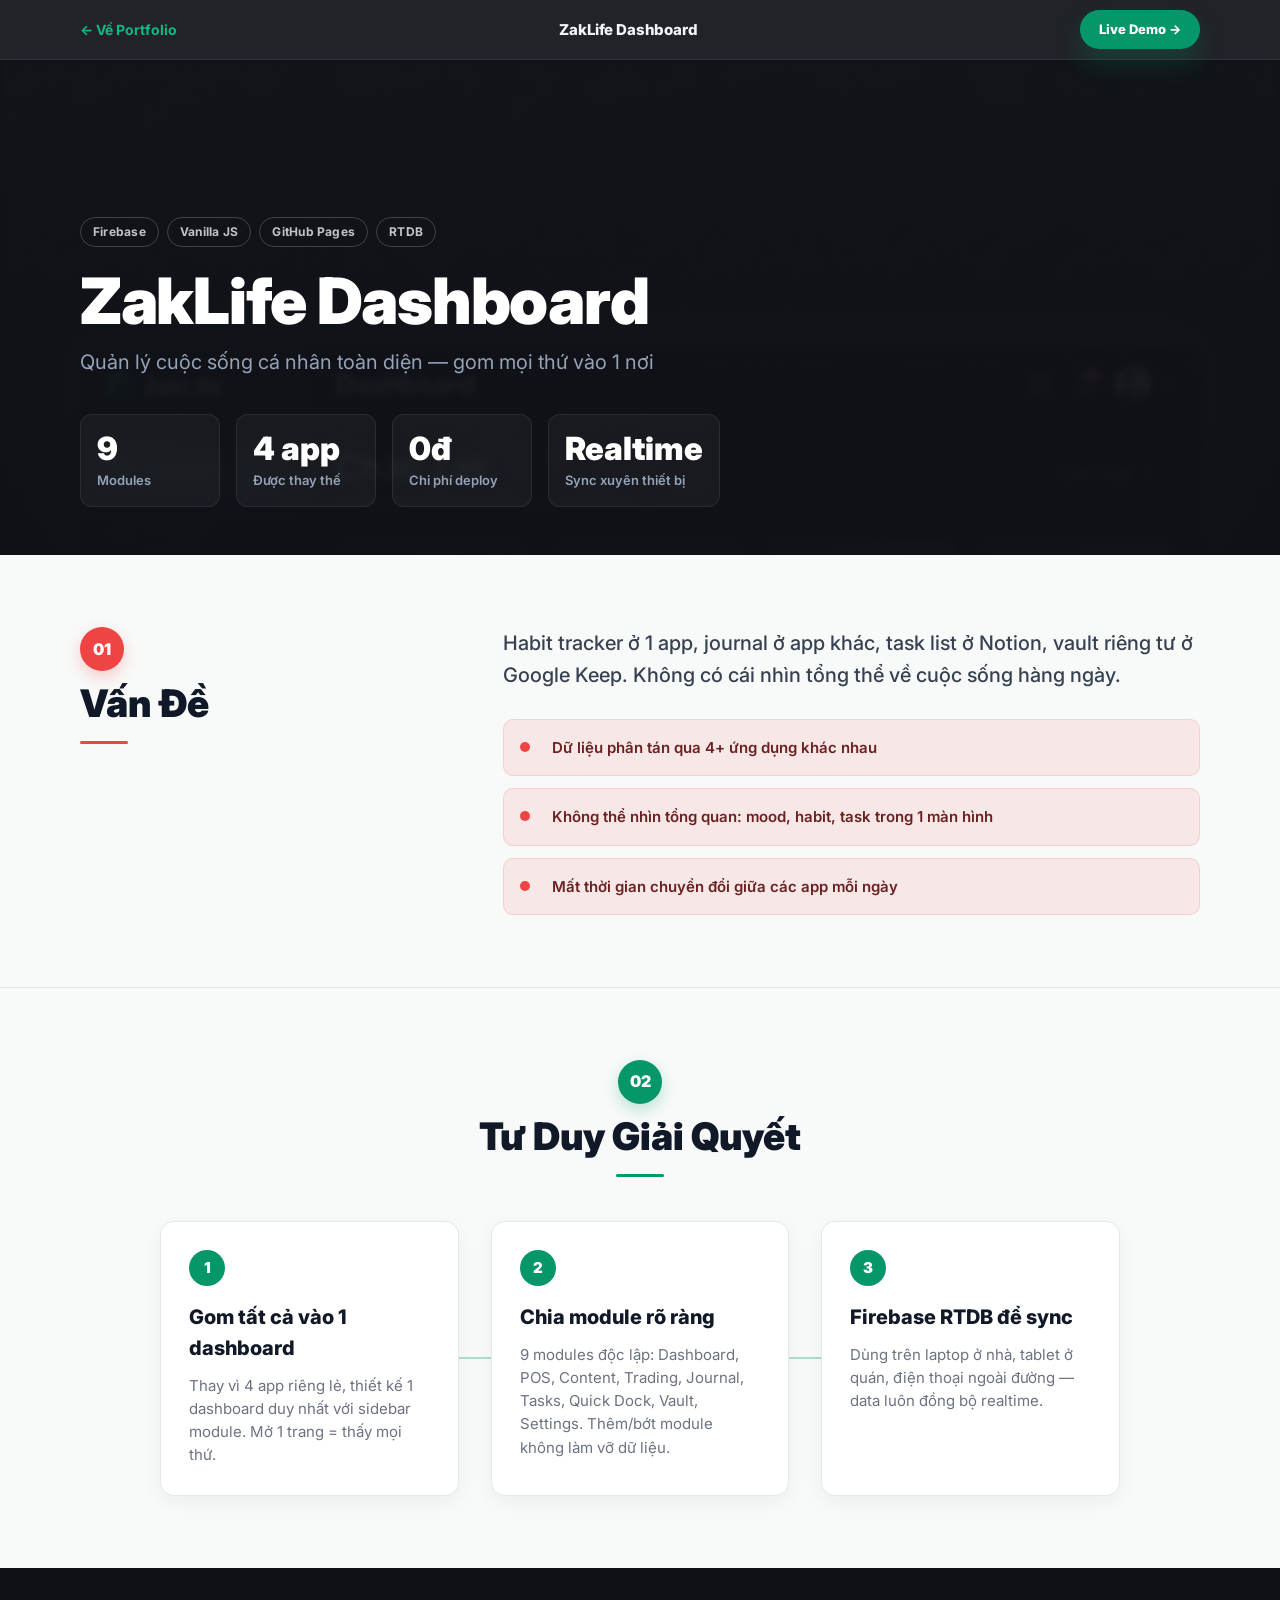
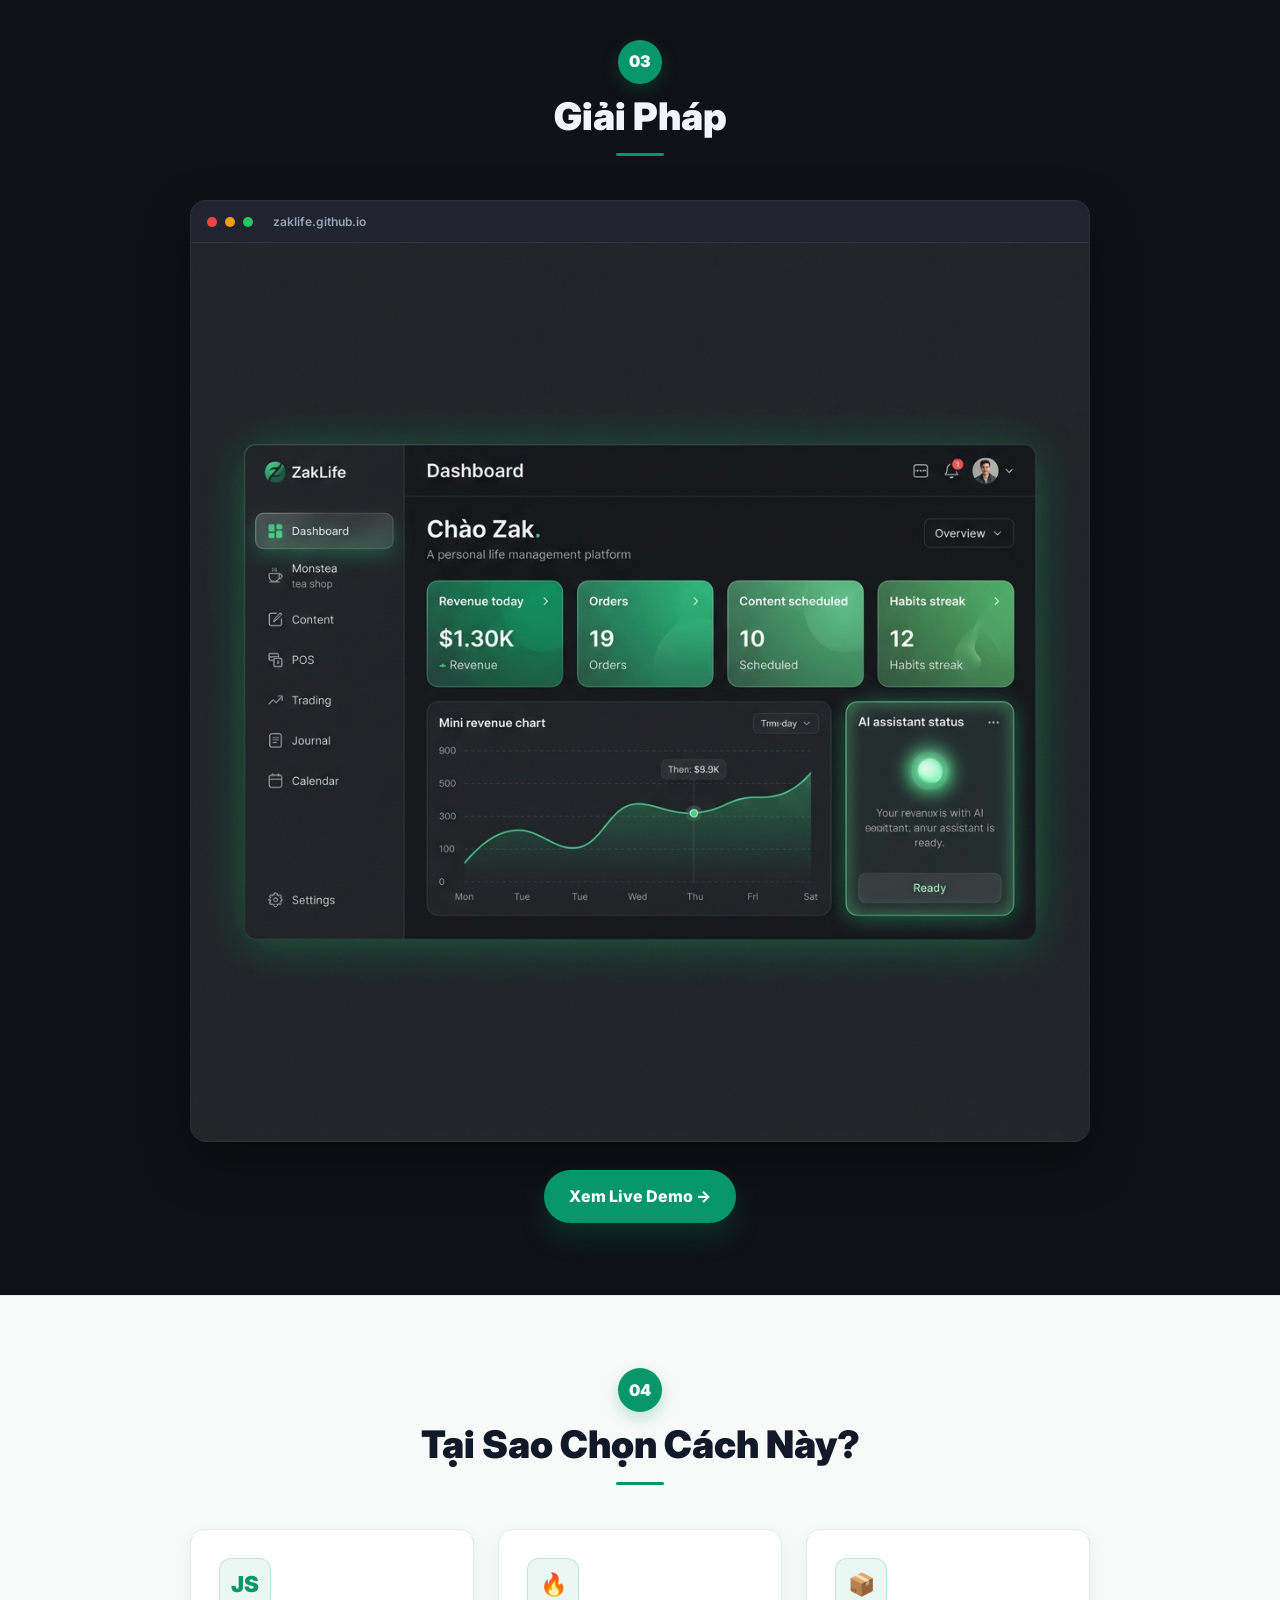
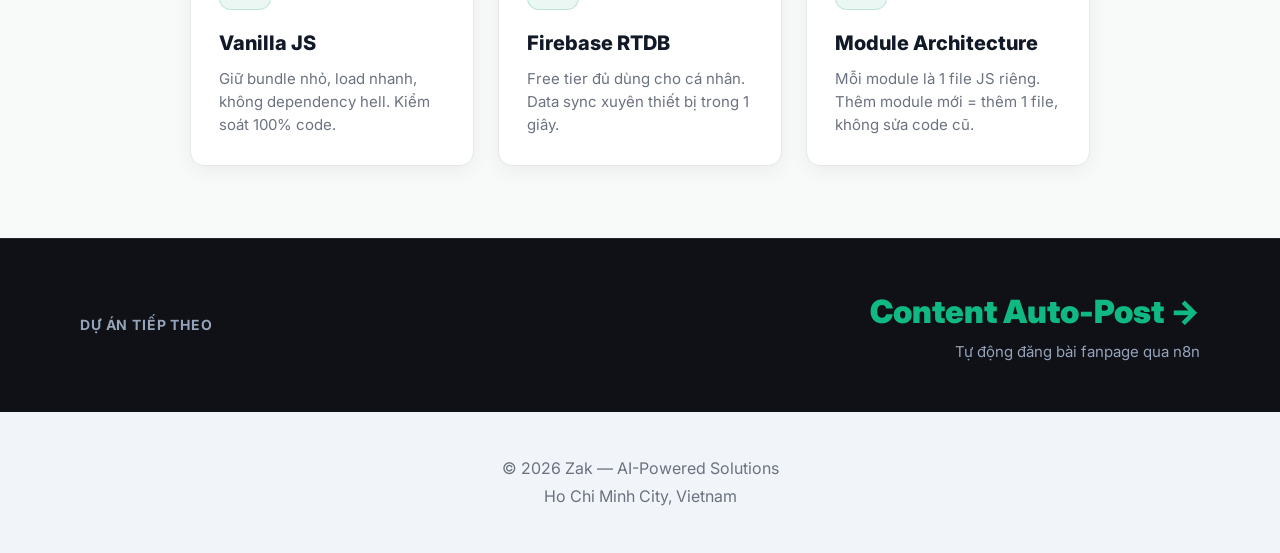
<file: case-zaklife.html>
<!doctype html>
<html lang="vi">
<head>
  <meta charset="utf-8">
  <meta name="viewport" content="width=device-width, initial-scale=1">
  <title>ZakLife Dashboard — Case Study | Zak</title>
  <meta name="description" content="Dashboard quản lý cuộc sống cá nhân toàn diện: 9 modules, habit tracker, journal, tasks. Thay thế 4 app riêng lẻ.">
  <script>document.documentElement.classList.add("js");</script>
  <link rel="preconnect" href="https://fonts.googleapis.com">
  <link rel="preconnect" href="https://fonts.gstatic.com" crossorigin>
  <link href="https://fonts.googleapis.com/css2?family=Inter:wght@400;500;600;700;800;900&display=swap" rel="stylesheet">
  <link rel="stylesheet" href="style.css">
  <link rel="stylesheet" href="case-study.css">
</head>
<body>

  <header class="case-nav">
    <a href="index.html#portfolio" class="case-back">← Về Portfolio</a>
    <span class="case-nav-title">ZakLife Dashboard</span>
    <a href="#" class="btn primary small">Live Demo →</a>
  </header>

  <main>
    <section class="case-hero" style="--hero-accent: #059669">
      <div class="case-hero-bg">
        <img src="assets/zaklife-dashboard.png" alt="" aria-hidden="true">
      </div>
      <div class="case-hero-content">
        <div class="case-hero-tags">
          <span>Firebase</span><span>Vanilla JS</span><span>GitHub Pages</span><span>RTDB</span>
        </div>
        <h1>ZakLife Dashboard</h1>
        <p class="case-hero-sub">Quản lý cuộc sống cá nhân toàn diện — gom mọi thứ vào 1 nơi</p>
        <div class="case-hero-stats">
          <div><strong>9</strong><span>Modules</span></div>
          <div><strong>4 app</strong><span>Được thay thế</span></div>
          <div><strong>0đ</strong><span>Chi phí deploy</span></div>
          <div><strong>Realtime</strong><span>Sync xuyên thiết bị</span></div>
        </div>
      </div>
    </section>

    <section class="case-section light-section">
      <div class="container case-two-col">
        <div class="case-label">
          <span class="case-number problem">01</span>
          <h2>Vấn Đề</h2>
          <div class="case-underline problem"></div>
        </div>
        <div class="case-body">
          <p class="case-text-lg">Habit tracker ở 1 app, journal ở app khác, task list ở Notion, vault riêng tư ở Google Keep. Không có cái nhìn tổng thể về cuộc sống hàng ngày.</p>
          <div class="pain-points">
            <div class="pain-card">
              <span class="pain-dot"></span>
              <p>Dữ liệu phân tán qua 4+ ứng dụng khác nhau</p>
            </div>
            <div class="pain-card">
              <span class="pain-dot"></span>
              <p>Không thể nhìn tổng quan: mood, habit, task trong 1 màn hình</p>
            </div>
            <div class="pain-card">
              <span class="pain-dot"></span>
              <p>Mất thời gian chuyển đổi giữa các app mỗi ngày</p>
            </div>
          </div>
        </div>
      </div>
    </section>

    <section class="case-section light-section">
      <div class="container">
        <div class="case-label center">
          <span class="case-number">02</span>
          <h2>Tư Duy Giải Quyết</h2>
          <div class="case-underline"></div>
        </div>
        <div class="thinking-steps">
          <article class="think-card">
            <div class="think-num">1</div>
            <h3>Gom tất cả vào 1 dashboard</h3>
            <p>Thay vì 4 app riêng lẻ, thiết kế 1 dashboard duy nhất với sidebar module. Mở 1 trang = thấy mọi thứ.</p>
          </article>
          <div class="think-line"></div>
          <article class="think-card">
            <div class="think-num">2</div>
            <h3>Chia module rõ ràng</h3>
            <p>9 modules độc lập: Dashboard, POS, Content, Trading, Journal, Tasks, Quick Dock, Vault, Settings. Thêm/bớt module không làm vỡ dữ liệu.</p>
          </article>
          <div class="think-line"></div>
          <article class="think-card">
            <div class="think-num">3</div>
            <h3>Firebase RTDB để sync</h3>
            <p>Dùng trên laptop ở nhà, tablet ở quán, điện thoại ngoài đường — data luôn đồng bộ realtime.</p>
          </article>
        </div>
      </div>
    </section>

    <section class="case-section dark-section">
      <div class="container">
        <div class="case-label center">
          <span class="case-number">03</span>
          <h2>Giải Pháp</h2>
          <div class="case-underline"></div>
        </div>
        <div class="solution-showcase">
          <div class="browser-frame">
            <div class="browser-bar-lg">
              <span></span><span></span><span></span>
              <em>zaklife.github.io</em>
            </div>
            <img src="assets/zaklife-dashboard.png" alt="ZakLife Dashboard — giao diện thật đang chạy">
          </div>
          <div class="solution-cta">
            <a href="#" class="btn primary">Xem Live Demo →</a>
          </div>
        </div>
      </div>
    </section>

    <section class="case-section light-section">
      <div class="container">
        <div class="case-label center">
          <span class="case-number">04</span>
          <h2>Tại Sao Chọn Cách Này?</h2>
          <div class="case-underline"></div>
        </div>
        <div class="why-grid">
          <article class="why-card">
            <div class="why-icon">JS</div>
            <h3>Vanilla JS</h3>
            <p>Giữ bundle nhỏ, load nhanh, không dependency hell. Kiểm soát 100% code.</p>
          </article>
          <article class="why-card">
            <div class="why-icon">🔥</div>
            <h3>Firebase RTDB</h3>
            <p>Free tier đủ dùng cho cá nhân. Data sync xuyên thiết bị trong 1 giây.</p>
          </article>
          <article class="why-card">
            <div class="why-icon">📦</div>
            <h3>Module Architecture</h3>
            <p>Mỗi module là 1 file JS riêng. Thêm module mới = thêm 1 file, không sửa code cũ.</p>
          </article>
        </div>
      </div>
    </section>

    <a href="case-content.html" class="next-project dark-section">
      <div class="container next-project-inner">
        <div class="next-label">Dự án tiếp theo</div>
        <div class="next-info">
          <h3>Content Auto-Post →</h3>
          <p>Tự động đăng bài fanpage qua n8n</p>
        </div>
      </div>
    </a>
  </main>

  <footer class="site-footer">
    <p>© 2026 Zak — AI-Powered Solutions</p>
    <p>Ho Chi Minh City, Vietnam</p>
  </footer>

  <script src="script.js"></script>
</body>
</html>
</file>
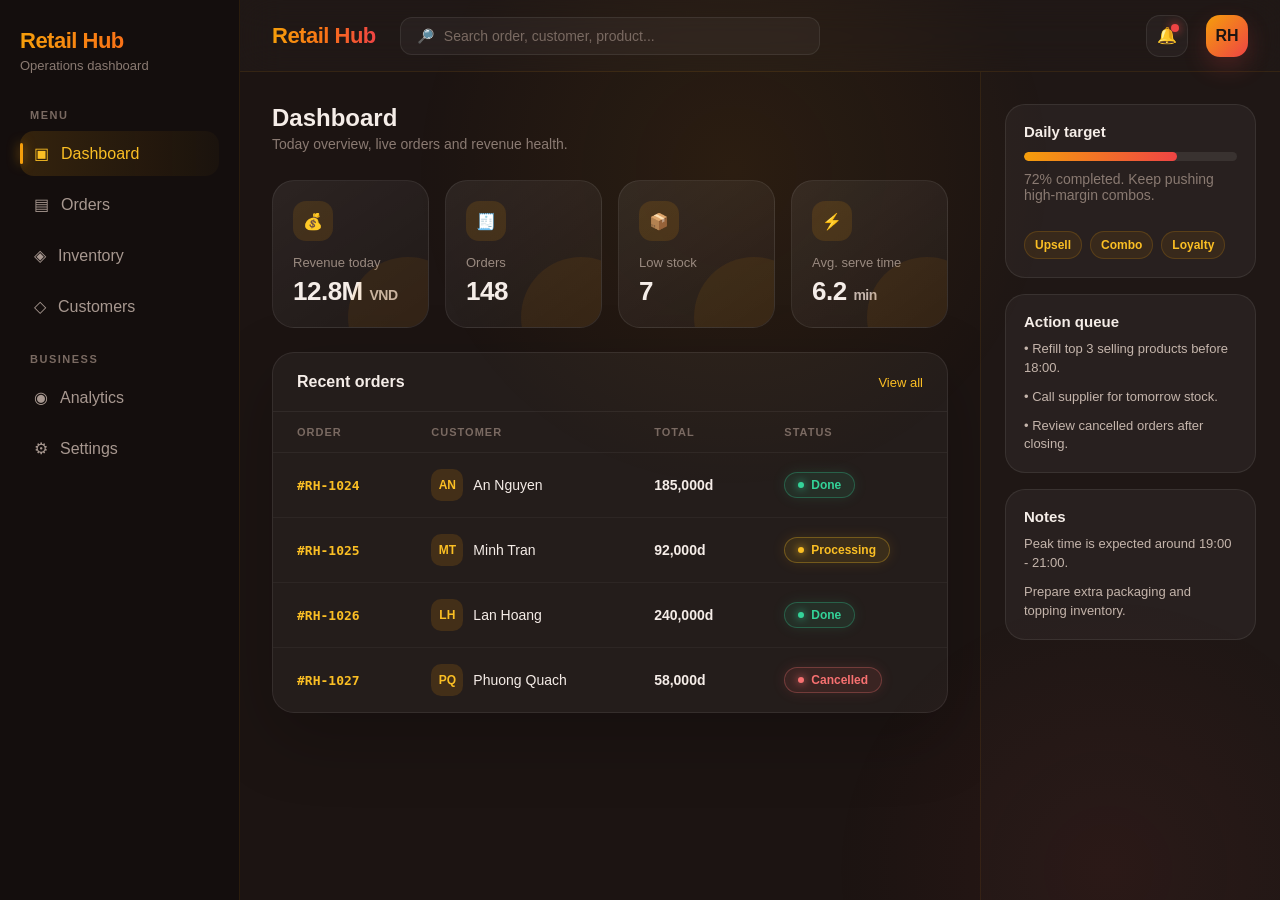
<file: retail-hub-dashboard.html>
<!DOCTYPE html>
<html lang="vi">
<head>
  <meta charset="UTF-8">
  <meta name="viewport" content="width=device-width, initial-scale=1.0">
  <title>Retail Hub - Dashboard</title>
  <style>
    * {
      margin: 0;
      padding: 0;
      box-sizing: border-box;
      font-family: Inter, "Segoe UI", sans-serif;
    }

    body {
      background: #1c1412;
      color: #f5ede8;
      min-height: 100vh;
      overflow-x: hidden;
    }

    body::before {
      content: "";
      position: fixed;
      top: -20%;
      left: 30%;
      width: 700px;
      height: 700px;
      background: radial-gradient(circle, rgba(245,158,11,.07), transparent 65%);
      pointer-events: none;
    }

    body::after {
      content: "";
      position: fixed;
      right: -10%;
      bottom: -30%;
      width: 600px;
      height: 600px;
      background: radial-gradient(circle, rgba(239,68,68,.06), transparent 65%);
      pointer-events: none;
    }

    .app {
      position: relative;
      display: grid;
      grid-template-columns: 240px minmax(0, 1fr) 300px;
      grid-template-rows: 72px 1fr;
      grid-template-areas:
        "sidebar topbar topbar"
        "sidebar main right";
      height: 100vh;
      max-width: 1600px;
      margin: 0 auto;
    }

    .topbar {
      grid-area: topbar;
      display: flex;
      align-items: center;
      gap: 24px;
      padding: 0 32px;
      background: rgba(255,255,255,.02);
      backdrop-filter: blur(20px);
      border-bottom: 1px solid rgba(245,158,11,.1);
    }

    .logo {
      font-size: 22px;
      font-weight: 800;
      letter-spacing: -.5px;
      background: linear-gradient(90deg, #f59e0b, #f97316, #ef4444);
      -webkit-background-clip: text;
      background-clip: text;
      -webkit-text-fill-color: transparent;
    }

    .search {
      flex: 1;
      max-width: 420px;
      display: flex;
      align-items: center;
      gap: 10px;
      background: rgba(255,255,255,.04);
      border: 1px solid rgba(255,255,255,.08);
      border-radius: 12px;
      padding: 10px 16px;
      color: #a89890;
      font-size: 14px;
      transition: .3s;
    }

    .search:focus-within {
      border-color: rgba(245,158,11,.45);
      box-shadow: 0 0 22px rgba(245,158,11,.1);
    }

    .search input {
      width: 100%;
      border: 0;
      outline: 0;
      background: transparent;
      color: #f5ede8;
      font-size: 14px;
    }

    .search input::placeholder {
      color: #7a6a62;
    }

    .topbar-right {
      margin-left: auto;
      display: flex;
      align-items: center;
      gap: 18px;
    }

    .bell {
      position: relative;
      width: 42px;
      height: 42px;
      display: grid;
      place-items: center;
      border-radius: 14px;
      border: 1px solid rgba(255,255,255,.08);
      background: rgba(255,255,255,.04);
      color: #fbbf24;
      cursor: pointer;
      transition: .25s;
    }

    .bell:hover {
      border-color: rgba(245,158,11,.4);
      box-shadow: 0 0 16px rgba(245,158,11,.15);
    }

    .bell .badge {
      position: absolute;
      top: 8px;
      right: 8px;
      width: 8px;
      height: 8px;
      border-radius: 50%;
      background: #ef4444;
      box-shadow: 0 0 10px rgba(239,68,68,.8);
    }

    .avatar {
      width: 42px;
      height: 42px;
      display: grid;
      place-items: center;
      border-radius: 14px;
      background: linear-gradient(135deg, #f59e0b, #ef4444);
      color: #1c1412;
      font-weight: 800;
      box-shadow: 0 10px 24px rgba(239,68,68,.2);
    }

    .sidebar {
      grid-area: sidebar;
      padding: 28px 20px;
      background: rgba(10,8,8,.42);
      border-right: 1px solid rgba(245,158,11,.1);
    }

    .brand-block {
      margin-bottom: 36px;
    }

    .brand-block p {
      margin-top: 4px;
      color: #8a7a72;
      font-size: 13px;
    }

    .side-label {
      margin: 24px 10px 10px;
      color: #7a6a62;
      font-size: 11px;
      font-weight: 800;
      text-transform: uppercase;
      letter-spacing: 1.5px;
    }

    .nav-item {
      position: relative;
      display: flex;
      align-items: center;
      gap: 12px;
      padding: 13px 14px;
      margin-bottom: 6px;
      color: #a89890;
      border-radius: 14px;
      cursor: pointer;
      transition: .25s;
    }

    .nav-item:hover {
      background: rgba(255,255,255,.04);
      color: #f5ede8;
    }

    .nav-item.active {
      color: #fbbf24;
      background: linear-gradient(90deg, rgba(245,158,11,.14), rgba(245,158,11,.03));
    }

    .nav-item.active::before {
      content: "";
      position: absolute;
      left: 0;
      top: 12px;
      bottom: 12px;
      width: 3px;
      border-radius: 999px;
      background: #f59e0b;
      box-shadow: 0 0 12px rgba(245,158,11,.7);
    }

    .main {
      grid-area: main;
      padding: 32px;
      overflow-y: auto;
    }

    .right {
      grid-area: right;
      padding: 32px 24px;
      overflow-y: auto;
      border-left: 1px solid rgba(245,158,11,.08);
      background: rgba(255,255,255,.015);
    }

    .page-title {
      font-size: 24px;
      font-weight: 700;
      margin-bottom: 4px;
    }

    .page-sub {
      margin-bottom: 28px;
      color: #8a7a72;
      font-size: 14px;
    }

    .stats {
      display: grid;
      grid-template-columns: repeat(4, minmax(0, 1fr));
      gap: 16px;
      margin-bottom: 24px;
    }

    .stat-card {
      position: relative;
      overflow: hidden;
      min-height: 130px;
      padding: 20px;
      border-radius: 22px;
      border: 1px solid rgba(255,255,255,.08);
      background: linear-gradient(145deg, rgba(255,255,255,.07), rgba(255,255,255,.025));
      transition: .3s;
    }

    .stat-card::after {
      content: "";
      position: absolute;
      inset: auto -40px -50px auto;
      width: 120px;
      height: 120px;
      border-radius: 50%;
      background: rgba(245,158,11,.08);
    }

    .stat-card:hover {
      transform: translateY(-3px);
      border-color: rgba(245,158,11,.25);
      box-shadow: 0 18px 40px rgba(0,0,0,.22);
    }

    .stat-icon {
      width: 40px;
      height: 40px;
      display: grid;
      place-items: center;
      margin-bottom: 14px;
      border-radius: 13px;
      background: rgba(245,158,11,.13);
      color: #fbbf24;
    }

    .stat-label {
      margin-bottom: 6px;
      color: #9a8a80;
      font-size: 13px;
    }

    .stat-value {
      font-size: 26px;
      font-weight: 800;
      letter-spacing: -.5px;
    }

    .stat-value small {
      color: #c5b5ac;
      font-size: 14px;
      font-weight: 600;
    }

    .panel {
      overflow: hidden;
      border: 1px solid rgba(255,255,255,.08);
      border-radius: 22px;
      background: rgba(255,255,255,.04);
      box-shadow: 0 24px 70px rgba(0,0,0,.22);
    }

    .panel + .panel {
      margin-top: 18px;
    }

    .panel-head {
      display: flex;
      align-items: center;
      justify-content: space-between;
      padding: 20px 24px;
      border-bottom: 1px solid rgba(255,255,255,.06);
    }

    .panel-head h3 {
      font-size: 16px;
      font-weight: 700;
    }

    .view-all {
      color: #fbbf24;
      font-size: 13px;
      cursor: pointer;
      transition: .2s;
    }

    .view-all:hover {
      text-shadow: 0 0 12px rgba(245,158,11,.6);
    }

    table {
      width: 100%;
      border-collapse: collapse;
    }

    th {
      padding: 14px 24px;
      border-bottom: 1px solid rgba(255,255,255,.05);
      color: #7a6a62;
      font-size: 11px;
      text-align: left;
      text-transform: uppercase;
      letter-spacing: 1px;
    }

    td {
      padding: 16px 24px;
      border-bottom: 1px solid rgba(255,255,255,.04);
      font-size: 14px;
    }

    tbody tr {
      cursor: pointer;
      transition: .25s;
    }

    tbody tr:hover {
      background: linear-gradient(90deg, rgba(245,158,11,.07), rgba(245,158,11,.015));
      box-shadow: inset 3px 0 0 #f59e0b;
    }

    tbody tr:last-child td {
      border-bottom: none;
    }

    .order-id {
      color: #fbbf24;
      font-family: "SF Mono", Consolas, monospace;
      font-size: 13px;
      font-weight: 700;
    }

    .customer {
      display: flex;
      align-items: center;
      gap: 10px;
    }

    .customer .dot {
      width: 32px;
      height: 32px;
      flex-shrink: 0;
      display: grid;
      place-items: center;
      border-radius: 10px;
      background: rgba(245,158,11,.14);
      color: #fbbf24;
      font-size: 12px;
      font-weight: 700;
    }

    .money {
      font-weight: 700;
    }

    .status {
      display: inline-flex;
      align-items: center;
      gap: 7px;
      padding: 5px 13px;
      border-radius: 999px;
      font-size: 12px;
      font-weight: 600;
    }

    .status::before {
      content: "";
      width: 6px;
      height: 6px;
      border-radius: 50%;
      background: currentColor;
      box-shadow: 0 0 8px currentColor;
    }

    .status.done {
      color: #34d399;
      background: rgba(52,211,153,.1);
      border: 1px solid rgba(52,211,153,.3);
      box-shadow: 0 0 14px rgba(52,211,153,.12);
    }

    .status.processing {
      color: #fbbf24;
      background: rgba(251,191,36,.1);
      border: 1px solid rgba(251,191,36,.3);
      box-shadow: 0 0 14px rgba(251,191,36,.12);
    }

    .status.cancelled {
      color: #f87171;
      background: rgba(248,113,113,.1);
      border: 1px solid rgba(248,113,113,.3);
      box-shadow: 0 0 14px rgba(248,113,113,.12);
    }

    .right-card {
      padding: 18px;
      border-radius: 20px;
      background: rgba(255,255,255,.045);
      border: 1px solid rgba(255,255,255,.08);
      margin-bottom: 16px;
    }

    .right-card h4 {
      margin-bottom: 10px;
      font-size: 15px;
    }

    .progress {
      height: 9px;
      overflow: hidden;
      margin: 12px 0 10px;
      border-radius: 999px;
      background: rgba(255,255,255,.08);
    }

    .progress span {
      display: block;
      height: 100%;
      border-radius: inherit;
      background: linear-gradient(90deg, #f59e0b, #ef4444);
    }

    .mini-list {
      display: grid;
      gap: 10px;
      color: #c5b5ac;
      font-size: 13px;
      line-height: 1.45;
    }

    .tag-row {
      display: flex;
      flex-wrap: wrap;
      gap: 8px;
      margin-top: 12px;
    }

    .tag {
      padding: 6px 10px;
      border: 1px solid rgba(245,158,11,.18);
      border-radius: 999px;
      background: rgba(245,158,11,.08);
      color: #fbbf24;
      font-size: 12px;
      font-weight: 700;
    }

    @media (max-width: 1100px) {
      .app {
        grid-template-columns: 88px minmax(0, 1fr);
        grid-template-areas:
          "sidebar topbar"
          "sidebar main";
      }

      .right {
        display: none;
      }

      .nav-item span,
      .side-label,
      .brand-block p {
        display: none;
      }

      .stats {
        grid-template-columns: repeat(2, minmax(0, 1fr));
      }
    }

    @media (max-width: 720px) {
      .app {
        display: block;
        height: auto;
      }

      .sidebar {
        display: none;
      }

      .topbar {
        position: sticky;
        top: 0;
        z-index: 2;
        padding: 16px;
      }

      .search {
        display: none;
      }

      .main {
        padding: 20px 14px;
      }

      .stats {
        grid-template-columns: 1fr;
      }

      .panel {
        overflow-x: auto;
      }
    }
  </style>
</head>
<body>
  <div class="app">
    <aside class="sidebar">
      <div class="brand-block">
        <div class="logo">Retail Hub</div>
        <p>Operations dashboard</p>
      </div>

      <div class="side-label">Menu</div>
      <div class="nav-item active">▣ <span>Dashboard</span></div>
      <div class="nav-item">▤ <span>Orders</span></div>
      <div class="nav-item">◈ <span>Inventory</span></div>
      <div class="nav-item">◇ <span>Customers</span></div>

      <div class="side-label">Business</div>
      <div class="nav-item">◉ <span>Analytics</span></div>
      <div class="nav-item">⚙ <span>Settings</span></div>
    </aside>

    <header class="topbar">
      <div class="logo">Retail Hub</div>
      <label class="search">
        🔎
        <input type="search" placeholder="Search order, customer, product...">
      </label>
      <div class="topbar-right">
        <div class="bell">🔔<span class="badge"></span></div>
        <div class="avatar">RH</div>
      </div>
    </header>

    <main class="main">
      <h1 class="page-title">Dashboard</h1>
      <p class="page-sub">Today overview, live orders and revenue health.</p>

      <section class="stats">
        <article class="stat-card">
          <div class="stat-icon">💰</div>
          <div class="stat-label">Revenue today</div>
          <div class="stat-value">12.8M <small>VND</small></div>
        </article>
        <article class="stat-card">
          <div class="stat-icon">🧾</div>
          <div class="stat-label">Orders</div>
          <div class="stat-value">148</div>
        </article>
        <article class="stat-card">
          <div class="stat-icon">📦</div>
          <div class="stat-label">Low stock</div>
          <div class="stat-value">7</div>
        </article>
        <article class="stat-card">
          <div class="stat-icon">⚡</div>
          <div class="stat-label">Avg. serve time</div>
          <div class="stat-value">6.2 <small>min</small></div>
        </article>
      </section>

      <section class="panel">
        <div class="panel-head">
          <h3>Recent orders</h3>
          <span class="view-all">View all</span>
        </div>
        <table>
          <thead>
            <tr>
              <th>Order</th>
              <th>Customer</th>
              <th>Total</th>
              <th>Status</th>
            </tr>
          </thead>
          <tbody>
            <tr>
              <td class="order-id">#RH-1024</td>
              <td><div class="customer"><span class="dot">AN</span>An Nguyen</div></td>
              <td class="money">185,000d</td>
              <td><span class="status done">Done</span></td>
            </tr>
            <tr>
              <td class="order-id">#RH-1025</td>
              <td><div class="customer"><span class="dot">MT</span>Minh Tran</div></td>
              <td class="money">92,000d</td>
              <td><span class="status processing">Processing</span></td>
            </tr>
            <tr>
              <td class="order-id">#RH-1026</td>
              <td><div class="customer"><span class="dot">LH</span>Lan Hoang</div></td>
              <td class="money">240,000d</td>
              <td><span class="status done">Done</span></td>
            </tr>
            <tr>
              <td class="order-id">#RH-1027</td>
              <td><div class="customer"><span class="dot">PQ</span>Phuong Quach</div></td>
              <td class="money">58,000d</td>
              <td><span class="status cancelled">Cancelled</span></td>
            </tr>
          </tbody>
        </table>
      </section>
    </main>

    <aside class="right">
      <div class="right-card">
        <h4>Daily target</h4>
        <div class="progress"><span style="width: 72%"></span></div>
        <p class="page-sub">72% completed. Keep pushing high-margin combos.</p>
        <div class="tag-row">
          <span class="tag">Upsell</span>
          <span class="tag">Combo</span>
          <span class="tag">Loyalty</span>
        </div>
      </div>

      <div class="right-card">
        <h4>Action queue</h4>
        <div class="mini-list">
          <p>• Refill top 3 selling products before 18:00.</p>
          <p>• Call supplier for tomorrow stock.</p>
          <p>• Review cancelled orders after closing.</p>
        </div>
      </div>

      <div class="right-card">
        <h4>Notes</h4>
        <div class="mini-list">
          <p>Peak time is expected around 19:00 - 21:00.</p>
          <p>Prepare extra packaging and topping inventory.</p>
        </div>
      </div>
    </aside>
  </div>
</body>
</html>
</file>
<file: style.css>
:root {
  --bg-light: #f8faf9;
  --bg-white: #ffffff;
  --text-dark: #111827;
  --text-gray: #6b7280;
  --text-light-gray: #9ca3af;
  --border-light: #e5e7eb;
  --accent: #059669;
  --accent-light: #10b981;
  --accent-bg: rgba(5, 150, 105, 0.08);
  --bg-dark: #0f1117;
  --bg-dark-card: #1a1d28;
  --text-white: #f1f5f9;
  --text-dark-gray: #94a3b8;
  --border-dark: rgba(255, 255, 255, 0.08);
  --muted-red: #ef4444;
  --muted-red-bg: rgba(239, 68, 68, 0.1);
  --shadow-soft: 0 12px 36px rgba(15, 23, 42, 0.08);
  --shadow-card: 0 10px 28px rgba(15, 23, 42, 0.11);
}

* { box-sizing: border-box; }

html {
  scroll-behavior: smooth;
}

body {
  margin: 0;
  color: var(--text-dark);
  background: var(--bg-light);
  font-family: "Inter", -apple-system, BlinkMacSystemFont, "Segoe UI", sans-serif;
  font-size: 16px;
  line-height: 1.55;
  overflow-x: hidden;
}

img {
  display: block;
  max-width: 100%;
}

a {
  color: inherit;
  text-decoration: none;
}

button,
input,
select,
textarea {
  font: inherit;
}

button {
  cursor: pointer;
}

.container {
  width: min(1120px, calc(100% - 48px));
  margin: 0 auto;
}

.light-section {
  background: var(--bg-light);
}

.dark-section {
  background: var(--bg-dark);
  color: var(--text-white);
}

.site-nav {
  position: sticky;
  top: 0;
  z-index: 50;
  display: flex;
  align-items: center;
  justify-content: space-between;
  height: 72px;
  padding: 0 max(24px, calc((100vw - 1120px) / 2));
  background: rgba(255, 255, 255, 0.88);
  border-bottom: 1px solid var(--border-light);
  backdrop-filter: blur(14px);
}

.logo {
  color: var(--accent);
  font-size: 28px;
  font-weight: 900;
  letter-spacing: 0;
}

.nav-links {
  display: flex;
  align-items: center;
  gap: 28px;
}

.nav-links a {
  color: #374151;
  font-size: 15px;
  font-weight: 600;
}

.nav-links a:hover {
  color: var(--accent);
}

.menu-btn {
  display: none;
  width: 44px;
  height: 44px;
  align-items: center;
  justify-content: center;
  flex-direction: column;
  gap: 5px;
  border: 1px solid var(--border-light);
  border-radius: 10px;
  background: var(--bg-white);
}

.menu-btn span {
  width: 18px;
  height: 2px;
  border-radius: 2px;
  background: var(--text-dark);
}

.hero {
  position: relative;
  min-height: min(760px, calc(86vh - 72px));
  padding: 84px 0 64px;
  overflow: hidden;
}

.hero-grid {
  display: grid;
  grid-template-columns: 1.06fr 0.94fr;
  gap: 56px;
  align-items: center;
}

.eyebrow {
  margin: 0 0 18px;
  color: var(--accent);
  font-size: 14px;
  font-weight: 800;
  letter-spacing: 0.08em;
  text-transform: uppercase;
  overflow-wrap: anywhere;
}

.hero h1,
.hero h2 {
  margin: 0;
  letter-spacing: 0;
}

.hero h1 {
  max-width: 11ch;
  color: var(--text-dark);
  font-size: clamp(46px, 6vw, 72px);
  font-weight: 900;
  line-height: 1.04;
}

.hero h2 {
  margin-top: 12px;
  max-width: 16ch;
  color: #374151;
  font-size: clamp(34px, 4.5vw, 48px);
  font-weight: 500;
  line-height: 1.12;
}

.hero h2 span {
  color: var(--accent);
  font-weight: 800;
}

.hero-sub {
  max-width: 620px;
  margin: 26px 0 0;
  color: var(--text-gray);
  font-size: 18px;
}

.hero-actions {
  display: flex;
  flex-wrap: wrap;
  gap: 14px;
  margin-top: 34px;
  max-width: 100%;
}

.btn {
  display: inline-flex;
  max-width: 100%;
  min-height: 48px;
  align-items: center;
  justify-content: center;
  border-radius: 999px;
  padding: 13px 24px;
  border: 1px solid transparent;
  font-weight: 800;
  transition: transform 0.22s ease, box-shadow 0.22s ease, border-color 0.22s ease;
}

.btn:hover {
  transform: translateY(-2px);
}

.btn.primary {
  color: #fff;
  background: var(--accent);
  box-shadow: 0 14px 26px rgba(5, 150, 105, 0.22);
}

.btn.primary:hover {
  box-shadow: 0 18px 34px rgba(5, 150, 105, 0.28);
}

.btn.ghost {
  color: var(--accent);
  background: transparent;
  border-color: rgba(5, 150, 105, 0.35);
}

.btn.wide {
  width: 100%;
}

.metric-stack {
  position: relative;
  display: grid;
  gap: 24px;
  justify-items: center;
}

.soft-glow {
  position: absolute;
  inset: 12% 8% auto auto;
  width: 340px;
  height: 340px;
  border-radius: 50%;
  background: radial-gradient(circle, rgba(16, 185, 129, 0.22), transparent 64%);
  filter: blur(44px);
  pointer-events: none;
}

.metric-card {
  position: relative;
  width: min(320px, 100%);
  padding: 26px 28px;
  border: 1px solid var(--border-light);
  border-radius: 14px;
  background: rgba(255, 255, 255, 0.94);
  box-shadow: var(--shadow-soft);
}

.metric-card.offset {
  transform: translateX(44px);
}

.metric-card strong {
  display: block;
  color: var(--accent);
  font-size: 52px;
  font-weight: 900;
  line-height: 1;
}

.metric-card span {
  display: block;
  margin-top: 8px;
  color: #374151;
  font-weight: 600;
}

.services,
.solutions,
.process,
.contact {
  padding: 88px 0;
}

.section-head {
  margin-bottom: 42px;
}

.section-head.center {
  text-align: center;
}

.section-head h2 {
  margin: 0;
  color: inherit;
  font-size: clamp(32px, 4vw, 44px);
  font-weight: 900;
  line-height: 1.12;
  overflow-wrap: break-word;
}

.section-head p {
  margin: 12px 0 0;
  color: var(--text-gray);
  font-size: 18px;
}

.dark-section .section-head p {
  color: var(--text-dark-gray);
}

.underline {
  display: block;
  width: 62px;
  height: 4px;
  margin-top: 16px;
  border-radius: 999px;
  background: var(--accent);
}

.section-head.center .underline {
  margin-left: auto;
  margin-right: auto;
}

.services-grid {
  display: grid;
  grid-template-columns: repeat(4, minmax(0, 1fr));
  gap: 24px;
}

.service-card {
  min-height: 270px;
  padding: 30px;
  border: 1px solid var(--border-light);
  border-left: 4px solid var(--accent);
  border-radius: 14px;
  background: var(--bg-white);
  box-shadow: 0 8px 20px rgba(15, 23, 42, 0.05);
  transition: transform 0.25s ease, box-shadow 0.25s ease;
}

.service-card:hover {
  transform: translateY(-4px);
  box-shadow: var(--shadow-card);
}

.line-icon {
  display: grid;
  width: 58px;
  height: 58px;
  place-items: center;
  margin-bottom: 26px;
  border: 1px solid rgba(5, 150, 105, 0.25);
  border-radius: 12px;
  color: var(--accent);
  background: var(--accent-bg);
  font-size: 28px;
  font-weight: 900;
}

.service-card h3 {
  margin: 0;
  font-size: 26px;
  line-height: 1.1;
}

.service-card p {
  margin: 14px 0 22px;
  color: #4b5563;
}

.service-card a {
  color: var(--accent);
  font-weight: 800;
}

.solution-tabs {
  display: flex;
  justify-content: center;
  gap: 12px;
  margin-bottom: 44px;
  overflow-x: auto;
  padding-bottom: 4px;
}

.solution-tabs button {
  min-height: 50px;
  white-space: nowrap;
  padding: 0 24px;
  border: 1px solid var(--border-light);
  border-radius: 999px;
  color: #374151;
  background: var(--bg-white);
  font-weight: 800;
  transition: color 0.2s ease, border-color 0.2s ease, background 0.2s ease;
}

.solution-tabs button.active,
.solution-tabs button:hover {
  color: var(--accent);
  border-color: var(--accent);
  background: var(--accent-bg);
}

.solution-panel {
  display: grid;
  grid-template-columns: 1.12fr 0.88fr;
  gap: 54px;
  align-items: center;
}

.browser-mockup {
  padding: 12px;
  border: 1px solid var(--border-light);
  border-radius: 18px;
  background: #fff;
  box-shadow: var(--shadow-soft);
}

.browser-bar {
  display: flex;
  align-items: center;
  gap: 7px;
  min-height: 34px;
  padding: 0 10px;
  color: var(--text-light-gray);
}

.browser-bar span {
  width: 9px;
  height: 9px;
  border-radius: 50%;
  background: #d1d5db;
}

.browser-bar em {
  margin-left: 12px;
  font-size: 12px;
  font-style: normal;
  font-weight: 700;
}

.mock-screen {
  position: relative;
  display: grid;
  aspect-ratio: 16 / 10;
  min-height: 0;
  place-items: center;
  overflow: hidden;
  border-radius: 12px;
  background: #0d1117;
  box-shadow: inset 0 0 0 1px rgba(15, 23, 42, 0.08);
}

.mock-screen::after {
  content: "";
  position: absolute;
  inset: 0;
  pointer-events: none;
  background: linear-gradient(135deg, rgba(255, 255, 255, 0.1), transparent 48%);
}

.mock-screen img {
  display: block;
  width: 100%;
  height: 100%;
  object-fit: contain;
  background: #0d1117;
}

.mock-screen[data-mock-type="content"] {
  aspect-ratio: 4 / 3;
}

.browser-mockup p {
  margin: 12px 0 0;
  color: var(--text-light-gray);
  font-size: 13px;
  font-style: italic;
  text-align: center;
}

.solution-copy h3 {
  margin: 0 0 22px;
  font-size: clamp(28px, 3vw, 38px);
  line-height: 1.12;
}

.solution-copy ul {
  display: grid;
  gap: 14px;
  margin: 0;
  padding: 0;
  list-style: none;
}

.solution-copy li {
  display: grid;
  grid-template-columns: 28px 1fr;
  gap: 10px;
  align-items: start;
  color: #374151;
  font-size: 18px;
  font-weight: 600;
}

.solution-copy li::before {
  content: "✓";
  display: grid;
  width: 24px;
  height: 24px;
  place-items: center;
  border-radius: 7px;
  color: #fff;
  background: var(--accent);
  font-size: 14px;
  font-weight: 900;
}

.price-note {
  margin: 26px 0 20px;
  padding: 18px 20px;
  border-left: 4px solid var(--accent);
  border-radius: 10px;
  color: #064e3b;
  background: var(--accent-bg);
  font-weight: 800;
}

.transition {
  height: 88px;
}

.transition.to-dark {
  background: linear-gradient(to bottom, var(--bg-light), var(--bg-dark));
}

.transition.to-light {
  background: linear-gradient(to bottom, var(--bg-dark), var(--bg-light));
}

.portfolio {
  padding: 58px 0 92px;
}

.projects-grid {
  display: grid;
  grid-template-columns: repeat(2, minmax(0, 1fr));
  gap: 26px;
}

.project-card {
  overflow: hidden;
  border: 1px solid var(--border-dark);
  border-radius: 18px;
  background: var(--bg-dark-card);
  box-shadow: 0 18px 38px rgba(0, 0, 0, 0.28);
  transition: transform 0.25s ease, border-color 0.25s ease, box-shadow 0.25s ease;
}

.project-card:hover {
  transform: translateY(-4px);
  border-color: rgba(16, 185, 129, 0.45);
  box-shadow: 0 0 26px rgba(5, 150, 105, 0.16), 0 18px 38px rgba(0, 0, 0, 0.32);
}

.project-card.wide {
  grid-column: 1 / -1;
  display: grid;
  grid-template-columns: 1fr 0.82fr;
}

.project-card img {
  width: 100%;
  height: 260px;
  object-fit: cover;
  object-position: top left;
  border-bottom: 1px solid var(--border-dark);
}

.project-card.wide img {
  height: 100%;
  min-height: 280px;
  border-right: 1px solid var(--border-dark);
  border-bottom: 0;
}

.project-body {
  padding: 24px;
}

.project-body h3 {
  margin: 0;
  font-size: 28px;
  line-height: 1.1;
}

.project-body p {
  margin: 8px 0 16px;
  color: var(--text-dark-gray);
}

.pill-row,
.tag-row {
  display: flex;
  flex-wrap: wrap;
  gap: 8px;
  margin-top: 12px;
}

.pill-row span {
  padding: 7px 10px;
  border-radius: 999px;
  color: #bbf7d0;
  background: rgba(16, 185, 129, 0.12);
  font-size: 13px;
  font-weight: 800;
}

.tag-row span {
  padding: 7px 10px;
  border: 1px solid var(--border-dark);
  border-radius: 999px;
  color: var(--text-dark-gray);
  background: rgba(255, 255, 255, 0.04);
  font-size: 13px;
  font-weight: 700;
}

.case-link {
  display: inline-block;
  margin-top: 20px;
  padding: 0;
  color: var(--accent-light);
  font-weight: 900;
  transition: opacity 0.2s ease;
}

.case-link:hover {
  opacity: 0.75;
  text-decoration: underline;
}

.case-study {
  max-height: 0;
  overflow: hidden;
  margin-top: 0;
  border: 1px solid transparent;
  border-radius: 18px;
  opacity: 0;
  transition: max-height 0.38s ease, opacity 0.25s ease, margin 0.25s ease, border-color 0.25s ease;
}

.case-study.open {
  max-height: 980px;
  margin-top: 28px;
  padding: 24px;
  border-color: var(--border-dark);
  background: rgba(255, 255, 255, 0.025);
  opacity: 1;
}

.case-grid {
  display: grid;
  grid-template-columns: 0.82fr 1.18fr;
  gap: 20px;
}

.case-box {
  padding: 20px;
  border: 1px solid var(--border-dark);
  border-radius: 14px;
  background: rgba(255, 255, 255, 0.035);
}

.case-box.problem {
  border-color: rgba(239, 68, 68, 0.25);
  background: var(--muted-red-bg);
}

.case-box h3 {
  margin: 0 0 12px;
  font-size: 16px;
  color: var(--text-white);
  text-transform: uppercase;
}

.case-box p,
.case-box li {
  color: var(--text-dark-gray);
}

.case-box ul {
  display: grid;
  gap: 10px;
  margin: 0;
  padding-left: 18px;
}

.case-stats {
  display: grid;
  grid-template-columns: repeat(4, 1fr);
  gap: 12px;
  margin-top: 20px;
}

.case-stats span {
  min-height: 90px;
  padding: 16px;
  border: 1px solid var(--border-dark);
  border-radius: 14px;
  background: rgba(16, 185, 129, 0.08);
  color: var(--text-white);
  font-weight: 800;
}

.comparison {
  margin-top: 64px;
  text-align: center;
}

.comparison h2 {
  margin: 0 0 30px;
  font-size: clamp(32px, 4vw, 46px);
}

.compare-grid {
  display: grid;
  grid-template-columns: 1fr 1fr;
  max-width: 620px;
  margin: 0 auto;
  border-top: 1px solid var(--border-dark);
  border-bottom: 1px solid var(--border-dark);
}

.compare-col {
  padding: 24px 34px;
  text-align: left;
}

.compare-col + .compare-col {
  border-left: 1px solid var(--border-dark);
}

.compare-col h3 {
  margin: 0 0 16px;
  font-size: 24px;
}

.compare-col.old h3,
.compare-col.old p {
  color: #64748b;
}

.compare-col.new h3,
.compare-col.new p {
  color: var(--text-white);
}

.compare-col p {
  display: flex;
  align-items: center;
  gap: 12px;
  margin: 12px 0;
  font-weight: 700;
}

.compare-col span {
  width: 9px;
  height: 9px;
  border-radius: 50%;
}

.compare-col.old span {
  background: rgba(239, 68, 68, 0.7);
}

.compare-col.new span {
  background: var(--accent-light);
}

.comparison strong {
  display: block;
  margin-top: 24px;
  color: var(--accent-light);
  font-size: 20px;
}

.process-steps {
  position: relative;
  display: grid;
  grid-template-columns: repeat(4, 1fr);
  gap: 24px;
}

.process-steps::before {
  content: "";
  position: absolute;
  top: 25px;
  left: 8%;
  right: 8%;
  height: 2px;
  background: rgba(5, 150, 105, 0.38);
}

.process-step {
  position: relative;
  text-align: center;
}

.process-step div {
  display: grid;
  width: 52px;
  height: 52px;
  place-items: center;
  margin: 0 auto 18px;
  border-radius: 50%;
  color: #fff;
  background: var(--accent);
  font-weight: 900;
  box-shadow: 0 8px 18px rgba(5, 150, 105, 0.24);
}

.process-step h3 {
  margin: 0 0 8px;
  font-size: 22px;
}

.process-step p {
  margin: 0;
  color: var(--text-gray);
}

.contact {
  padding-top: 56px;
}

.contact-form {
  display: grid;
  gap: 18px;
  width: min(560px, 100%);
  margin: 0 auto;
  padding: 34px;
  border: 1px solid var(--border-light);
  border-radius: 18px;
  background: var(--bg-white);
  box-shadow: var(--shadow-soft);
}

.form-grid {
  display: grid;
  grid-template-columns: 1fr 1fr;
  gap: 14px;
}

.contact-form label {
  display: grid;
  gap: 8px;
  color: #374151;
  font-size: 13px;
  font-weight: 800;
  text-transform: uppercase;
}

.contact-form input,
.contact-form select,
.contact-form textarea {
  width: 100%;
  border: 1px solid var(--border-light);
  border-radius: 10px;
  color: var(--text-dark);
  background: #f9fafb;
  padding: 13px 14px;
  outline: none;
  font-weight: 600;
  text-transform: none;
}

.contact-form textarea {
  min-height: 130px;
  resize: vertical;
}

.contact-form input:focus,
.contact-form select:focus,
.contact-form textarea:focus {
  border-color: var(--accent);
  box-shadow: 0 0 0 4px rgba(5, 150, 105, 0.1);
}

.contact-cards {
  display: flex;
  justify-content: center;
  flex-wrap: wrap;
  gap: 12px;
  margin-top: 20px;
}

.contact-cards a,
.contact-card {
  display: inline-flex;
  align-items: center;
  gap: 9px;
  min-height: 44px;
  padding: 10px 18px;
  border: 1px solid var(--border-light);
  border-radius: 999px;
  background: var(--bg-white);
  color: #374151;
  font-weight: 800;
  box-shadow: 0 6px 18px rgba(15, 23, 42, 0.05);
}

.contact-icon {
  display: block;
  width: 28px;
  height: 28px;
  border-radius: 999px;
  object-fit: cover;
  box-shadow: 0 2px 7px rgba(15, 23, 42, 0.12);
}

.site-footer {
  padding: 40px 24px;
  text-align: center;
  color: var(--text-gray);
  background: #f1f5f9;
}

.site-footer p {
  margin: 4px 0;
}

.site-footer div {
  display: flex;
  justify-content: center;
  gap: 16px;
  margin-top: 12px;
}

.site-footer a:hover {
  color: var(--accent);
}

.reveal {
  opacity: 1;
  transform: translateY(0);
}

.js .reveal {
  opacity: 0;
  transform: translateY(22px);
  transition: opacity 0.58s ease, transform 0.58s ease;
}

.js .reveal.visible,
.reveal.visible {
  opacity: 1;
  transform: translateY(0);
}

@media (max-width: 1024px) {
  .hero-grid,
  .solution-panel {
    grid-template-columns: 1fr;
  }

  .hero {
    padding-top: 82px;
    min-height: auto;
  }

  .hero-copy {
    text-align: center;
  }

  .hero h1,
  .hero h2,
  .hero-sub {
    margin-left: auto;
    margin-right: auto;
  }

  .hero-actions {
    justify-content: center;
  }

  .hero-actions .btn {
    width: min(100%, 280px);
  }

  .metric-card.offset {
    transform: none;
  }

  .metric-stack {
    justify-items: stretch;
  }

  .projects-grid {
    grid-template-columns: 1fr;
  }

  .project-card.wide {
    grid-template-columns: 1fr;
  }

  .project-card.wide img {
    border-right: 0;
    border-bottom: 1px solid var(--border-dark);
  }

  .case-grid {
    grid-template-columns: 1fr;
  }

  .case-stats {
    grid-template-columns: repeat(2, 1fr);
  }
}

@media (max-width: 1100px) {
  .container {
    width: min(100% - 32px, 1120px);
  }

  .site-nav {
    height: 64px;
    padding: 0 16px;
  }

  .menu-btn {
    display: inline-flex;
  }

  .nav-links {
    position: fixed;
    top: 64px;
    right: 16px;
    display: grid;
    width: min(280px, calc(100vw - 32px));
    gap: 6px;
    padding: 16px;
    border: 1px solid var(--border-light);
    border-radius: 14px;
    background: #fff;
    box-shadow: var(--shadow-card);
    opacity: 0;
    pointer-events: none;
    transform: translateY(-8px);
    transition: opacity 0.2s ease, transform 0.2s ease;
  }

  .nav-links.open {
    opacity: 1;
    pointer-events: auto;
    transform: translateY(0);
  }

  .nav-links a {
    padding: 12px;
    border-radius: 10px;
  }

  .nav-links a:hover {
    background: var(--accent-bg);
  }

  .hero,
  .services,
  .solutions,
  .process,
  .contact {
    padding: 64px 0;
  }

  .hero h1 {
    font-size: 42px;
  }

  .hero h2 {
    font-size: 32px;
  }

  .hero-sub {
    font-size: 16px;
  }

  .services-grid {
    grid-template-columns: 1fr;
  }

  .service-card {
    min-height: auto;
  }

  .solution-tabs {
    justify-content: flex-start;
    margin-left: -16px;
    margin-right: -16px;
    padding: 0 16px 8px;
  }

  .solution-tabs button {
    min-height: 46px;
    padding: 0 18px;
  }

  .mock-screen {
    aspect-ratio: 4 / 3;
  }

  .solution-copy li {
    font-size: 16px;
  }

  .project-card img {
    height: 220px;
  }

  .case-study.open {
    max-height: 1400px;
    padding: 18px;
  }

  .case-stats,
  .compare-grid,
  .form-grid {
    grid-template-columns: 1fr;
  }

  .compare-col + .compare-col {
    border-left: 0;
    border-top: 1px solid var(--border-dark);
  }

  .process-steps {
    grid-template-columns: 1fr;
    gap: 28px;
  }

  .process-steps::before {
    display: none;
  }

  .process-step {
    text-align: left;
    display: grid;
    grid-template-columns: 58px 1fr;
    gap: 14px;
  }

  .process-step div {
    grid-row: span 2;
    margin: 0;
  }

  .process-step h3 {
    margin-top: 4px;
  }

  .contact-form {
    padding: 22px;
  }
}

@media (max-width: 600px) {
  .hero h1 {
    font-size: 36px;
  }

  .hero h2 {
    font-size: 28px;
  }

  .btn {
    width: 100%;
  }

  .metric-card strong {
    font-size: 42px;
  }

  .section-head h2 {
    font-size: 30px;
  }
}

/* Portfolio v2 refinements */
.site-nav {
  min-height: 72px;
}

.nav-links a {
  white-space: nowrap;
}

.projects-grid {
  grid-template-columns: 1fr;
  gap: 30px;
}

.project-card,
.project-card.wide {
  display: grid;
  grid-template-columns: minmax(0, 1.08fr) minmax(320px, 0.72fr);
  min-height: 360px;
  overflow: hidden;
}

.project-media {
  position: relative;
  min-height: 340px;
  background: linear-gradient(135deg, rgba(255,255,255,0.08), rgba(5,150,105,0.08));
  border-right: 1px solid var(--border-dark);
}

.project-card img,
.project-card.wide img {
  width: 100%;
  height: 100%;
  min-height: 340px;
  object-fit: cover;
  object-position: center;
  border-bottom: 0;
}

.carousel-btn {
  position: absolute;
  top: 50%;
  z-index: 2;
  display: grid;
  width: 38px;
  height: 38px;
  place-items: center;
  border: 1px solid rgba(255, 255, 255, 0.2);
  border-radius: 50%;
  color: var(--text-white);
  background: rgba(15, 23, 42, 0.72);
  box-shadow: 0 8px 20px rgba(0, 0, 0, 0.28);
  transform: translateY(-50%);
  font-size: 28px;
  line-height: 1;
}

.carousel-btn:hover {
  border-color: rgba(16, 185, 129, 0.55);
  background: rgba(5, 150, 105, 0.84);
}

.carousel-btn.prev {
  left: 16px;
}

.carousel-btn.next {
  right: 16px;
}

.carousel-dots {
  position: absolute;
  left: 50%;
  bottom: 16px;
  z-index: 2;
  display: flex;
  gap: 8px;
  padding: 7px 10px;
  border-radius: 999px;
  background: rgba(15, 23, 42, 0.58);
  transform: translateX(-50%);
}

.carousel-dots span {
  width: 7px;
  height: 7px;
  border-radius: 999px;
  background: rgba(255, 255, 255, 0.42);
}

.carousel-dots span.active {
  width: 20px;
  background: var(--accent-light);
}

.project-body {
  display: flex;
  flex-direction: column;
  justify-content: center;
  gap: 12px;
  padding: 34px;
}

.project-kicker {
  margin: 0;
  color: var(--accent-light);
  font-size: 13px;
  font-weight: 800;
  letter-spacing: 0.08em;
  text-transform: uppercase;
}

button.case-link {
  width: fit-content;
  margin-top: 6px;
  padding: 0;
  border: 0;
  background: transparent;
  color: var(--accent-light);
  font-weight: 800;
  text-align: left;
}

.modal-open {
  overflow: hidden;
}

.case-modal[aria-hidden="true"] {
  display: none;
}

.case-modal {
  position: fixed;
  inset: 0;
  z-index: 100;
  display: grid;
  place-items: center;
  padding: 28px;
}

.case-modal__backdrop {
  position: absolute;
  inset: 0;
  background: rgba(5, 10, 18, 0.72);
  backdrop-filter: blur(8px);
}

.case-modal__panel {
  position: relative;
  width: min(920px, 100%);
  max-height: min(760px, calc(100vh - 56px));
  overflow: auto;
  padding: 34px;
  border: 1px solid var(--border-dark);
  border-radius: 18px;
  color: var(--text-white);
  background: radial-gradient(circle at top left, rgba(16,185,129,0.16), transparent 34%), #151923;
  box-shadow: 0 30px 90px rgba(0,0,0,0.42);
}

.case-modal__close {
  position: absolute;
  top: 18px;
  right: 18px;
  width: 40px;
  height: 40px;
  border: 1px solid var(--border-dark);
  border-radius: 50%;
  color: var(--text-white);
  background: rgba(255,255,255,0.06);
  font-size: 24px;
  line-height: 1;
}

.case-modal__kicker {
  margin: 0 0 8px;
  color: var(--accent-light);
  font-size: 13px;
  font-weight: 800;
  letter-spacing: 0.08em;
  text-transform: uppercase;
}

.case-modal h2 {
  margin: 0;
  font-size: clamp(30px, 4vw, 46px);
  line-height: 1.08;
}

.case-modal__summary {
  max-width: 780px;
  margin: 18px 0 0;
  color: var(--text-dark-gray);
  font-size: 18px;
}

.case-modal__grid {
  display: grid;
  grid-template-columns: 1fr 1fr;
  gap: 22px;
  margin-top: 26px;
}

.case-modal__grid section,
.case-modal__note {
  border: 1px solid var(--border-dark);
  border-radius: 14px;
  background: rgba(255,255,255,0.04);
  padding: 22px;
}

.case-modal h3 {
  margin: 0 0 14px;
}

.case-modal ol,
.case-modal ul {
  margin: 0;
  padding-left: 22px;
  color: var(--text-dark-gray);
}

.case-modal li + li {
  margin-top: 10px;
}

.case-modal__note {
  margin: 22px 0;
  color: var(--text-dark-gray);
}

.contact-cards a,
.contact-card {
  font-weight: 800;
}

@media (max-width: 860px) {
  .project-card,
  .project-card.wide,
  .case-modal__grid {
    grid-template-columns: 1fr;
  }

  .project-media {
    border-right: 0;
    border-bottom: 1px solid var(--border-dark);
  }

  .project-card img,
  .project-card.wide img {
    min-height: 260px;
  }
}
</file>
<file: case-study.css>
/* ===================================
   CASE STUDY — Dedicated Page Styles
   =================================== */

/* --- Mini Nav Bar --- */
.case-nav {
  position: sticky;
  top: 0;
  z-index: 50;
  display: flex;
  align-items: center;
  justify-content: space-between;
  height: 60px;
  padding: 0 max(20px, calc((100vw - 1120px) / 2));
  background: rgba(15, 17, 23, 0.92);
  border-bottom: 1px solid var(--border-dark);
  backdrop-filter: blur(16px);
}

.case-back {
  color: var(--accent-light);
  font-weight: 700;
  font-size: 14px;
  transition: opacity 0.2s;
}

.case-back:hover {
  opacity: 0.75;
}

.case-nav-title {
  color: var(--text-white);
  font-weight: 800;
  font-size: 15px;
  letter-spacing: -0.01em;
}

.btn.small {
  min-height: 38px;
  padding: 8px 18px;
  font-size: 13px;
}

/* --- Hero Banner --- */
.case-hero {
  position: relative;
  min-height: min(520px, 55vh);
  display: flex;
  align-items: flex-end;
  padding: 0 0 48px;
  overflow: hidden;
  background: var(--bg-dark);
}

.case-hero-bg {
  position: absolute;
  inset: 0;
  z-index: 0;
}

.case-hero-bg img {
  width: 100%;
  height: 100%;
  object-fit: cover;
  object-position: top left;
  opacity: 0.25;
  filter: blur(3px);
}

.case-hero-bg::after {
  content: "";
  position: absolute;
  inset: 0;
  background: linear-gradient(
    to bottom,
    rgba(15, 17, 23, 0.3) 0%,
    rgba(15, 17, 23, 0.7) 50%,
    rgba(15, 17, 23, 0.95) 100%
  );
}

.case-hero-content {
  position: relative;
  z-index: 1;
  width: min(1120px, calc(100% - 48px));
  margin: 0 auto;
}

.case-hero-tags {
  display: flex;
  flex-wrap: wrap;
  gap: 8px;
  margin-bottom: 20px;
}

.case-hero-tags span {
  padding: 5px 12px;
  border: 1px solid rgba(255, 255, 255, 0.2);
  border-radius: 999px;
  color: rgba(255, 255, 255, 0.75);
  font-size: 12px;
  font-weight: 700;
  letter-spacing: 0.02em;
}

.case-hero h1 {
  margin: 0;
  color: #fff;
  font-size: clamp(40px, 6vw, 64px);
  font-weight: 900;
  line-height: 1.05;
  letter-spacing: -0.02em;
}

.case-hero-sub {
  margin: 12px 0 0;
  color: var(--text-dark-gray);
  font-size: clamp(16px, 2vw, 20px);
  max-width: 600px;
}

.case-hero-stats {
  display: grid;
  grid-template-columns: repeat(4, 1fr);
  gap: 16px;
  margin-top: 36px;
  max-width: 640px;
}

.case-hero-stats div {
  padding: 16px;
  border: 1px solid var(--border-dark);
  border-radius: 12px;
  background: rgba(255, 255, 255, 0.04);
}

.case-hero-stats strong {
  display: block;
  color: #fff;
  font-size: clamp(24px, 3vw, 32px);
  font-weight: 900;
  line-height: 1.1;
}

.case-hero-stats span {
  display: block;
  margin-top: 4px;
  color: var(--text-dark-gray);
  font-size: 13px;
  font-weight: 600;
}

/* --- Section Layout --- */
.case-section {
  padding: 72px 0;
}

.case-section + .case-section.light-section {
  border-top: 1px solid var(--border-light);
}

.case-two-col {
  display: grid;
  grid-template-columns: 0.35fr 0.65fr;
  gap: 48px;
  align-items: start;
}

.case-label h2 {
  margin: 12px 0 0;
  font-size: clamp(28px, 3.5vw, 38px);
  font-weight: 900;
  line-height: 1.1;
}

.case-label.center {
  text-align: center;
  margin-bottom: 44px;
}

.case-number {
  display: inline-grid;
  width: 44px;
  height: 44px;
  place-items: center;
  border-radius: 50%;
  color: #fff;
  background: var(--accent);
  font-size: 16px;
  font-weight: 900;
  box-shadow: 0 6px 16px rgba(5, 150, 105, 0.25);
}

.case-number.problem {
  background: var(--muted-red);
  box-shadow: 0 6px 16px rgba(239, 68, 68, 0.25);
}

.case-underline {
  display: block;
  width: 48px;
  height: 3px;
  margin-top: 16px;
  border-radius: 999px;
  background: var(--accent);
}

.case-underline.problem {
  background: var(--muted-red);
}

.case-label.center .case-underline {
  margin-left: auto;
  margin-right: auto;
}

.case-text-lg {
  margin: 0;
  font-size: 20px;
  font-weight: 500;
  line-height: 1.6;
  color: #374151;
}

/* --- Pain Points --- */
.pain-points {
  display: grid;
  gap: 12px;
  margin-top: 28px;
}

.pain-card {
  display: grid;
  grid-template-columns: 20px 1fr;
  gap: 12px;
  align-items: start;
  padding: 16px;
  border: 1px solid rgba(239, 68, 68, 0.15);
  border-radius: 10px;
  background: var(--muted-red-bg);
}

.pain-dot {
  width: 10px;
  height: 10px;
  margin-top: 6px;
  border-radius: 50%;
  background: var(--muted-red);
}

.pain-card p {
  margin: 0;
  color: #6b2121;
  font-weight: 600;
  font-size: 15px;
}

/* --- Thinking Steps --- */
.thinking-steps {
  display: flex;
  align-items: stretch;
  gap: 0;
  max-width: 960px;
  margin: 0 auto;
}

.think-card {
  flex: 1;
  padding: 28px;
  border: 1px solid var(--border-light);
  border-radius: 14px;
  background: var(--bg-white);
  box-shadow: 0 6px 20px rgba(15, 23, 42, 0.05);
}

.think-num {
  display: grid;
  width: 36px;
  height: 36px;
  place-items: center;
  border-radius: 50%;
  color: #fff;
  background: var(--accent);
  font-weight: 900;
  font-size: 15px;
  margin-bottom: 16px;
}

.think-card h3 {
  margin: 0 0 10px;
  font-size: 20px;
  font-weight: 800;
}

.think-card p {
  margin: 0;
  color: var(--text-gray);
  font-size: 15px;
  line-height: 1.55;
}

.think-line {
  width: 32px;
  min-width: 32px;
  display: flex;
  align-items: center;
  justify-content: center;
}

.think-line::after {
  content: "";
  width: 100%;
  height: 2px;
  background: rgba(5, 150, 105, 0.3);
}

.compare-mini {
  display: grid;
  gap: 6px;
  margin-top: 14px;
}

.compare-mini span {
  padding: 8px 12px;
  border-radius: 8px;
  font-size: 13px;
  font-weight: 700;
}

.compare-mini .win {
  color: #065f46;
  background: rgba(5, 150, 105, 0.1);
  border: 1px solid rgba(5, 150, 105, 0.2);
}

.compare-mini .lose {
  color: #991b1b;
  background: var(--muted-red-bg);
  border: 1px solid rgba(239, 68, 68, 0.15);
  text-decoration: line-through;
}

/* --- Solution Showcase --- */
.solution-showcase {
  max-width: 900px;
  margin: 0 auto;
}

.browser-frame {
  border: 1px solid var(--border-dark);
  border-radius: 16px;
  overflow: hidden;
  background: var(--bg-dark-card);
  box-shadow: 0 20px 50px rgba(0, 0, 0, 0.4);
}

.browser-bar-lg {
  display: flex;
  align-items: center;
  gap: 8px;
  height: 42px;
  padding: 0 16px;
  border-bottom: 1px solid var(--border-dark);
  background: rgba(255, 255, 255, 0.03);
}

.browser-bar-lg span {
  width: 10px;
  height: 10px;
  border-radius: 50%;
  background: #374151;
}

.browser-bar-lg span:first-child { background: #ef4444; }
.browser-bar-lg span:nth-child(2) { background: #f59e0b; }
.browser-bar-lg span:nth-child(3) { background: #22c55e; }

.browser-bar-lg em {
  margin-left: 12px;
  color: var(--text-dark-gray);
  font-size: 12px;
  font-style: normal;
  font-weight: 600;
}

.browser-frame img {
  width: 100%;
  display: block;
}

.solution-cta {
  text-align: center;
  margin-top: 28px;
}

/* --- Why Grid --- */
.why-grid {
  display: grid;
  grid-template-columns: repeat(3, 1fr);
  gap: 24px;
  max-width: 900px;
  margin: 0 auto;
}

.why-card {
  padding: 28px;
  border: 1px solid var(--border-light);
  border-radius: 14px;
  background: var(--bg-white);
  box-shadow: 0 6px 20px rgba(15, 23, 42, 0.05);
  transition: transform 0.25s ease, box-shadow 0.25s ease;
}

.why-card:hover {
  transform: translateY(-4px);
  box-shadow: 0 12px 32px rgba(15, 23, 42, 0.1);
}

.why-icon {
  display: grid;
  width: 52px;
  height: 52px;
  place-items: center;
  margin-bottom: 18px;
  border-radius: 12px;
  color: var(--accent);
  background: var(--accent-bg);
  border: 1px solid rgba(5, 150, 105, 0.2);
  font-size: 22px;
  font-weight: 900;
}

.why-card h3 {
  margin: 0 0 8px;
  font-size: 20px;
  font-weight: 800;
}

.why-card p {
  margin: 0;
  color: var(--text-gray);
  font-size: 15px;
  line-height: 1.55;
}

/* --- Next Project Navigation --- */
.next-project {
  display: block;
  padding: 48px 0;
  border-top: 1px solid var(--border-dark);
  transition: background 0.3s ease;
  text-decoration: none;
}

.next-project:hover {
  background: rgba(5, 150, 105, 0.06);
}

.next-project-inner {
  display: flex;
  align-items: center;
  justify-content: space-between;
}

.next-label {
  color: var(--text-dark-gray);
  font-size: 14px;
  font-weight: 700;
  text-transform: uppercase;
  letter-spacing: 0.06em;
}

.next-info h3 {
  margin: 0;
  color: var(--accent-light);
  font-size: clamp(24px, 3vw, 32px);
  font-weight: 900;
  text-align: right;
}

.next-info p {
  margin: 4px 0 0;
  color: var(--text-dark-gray);
  font-size: 15px;
  text-align: right;
}

/* --- Responsive --- */
@media (max-width: 1024px) {
  .case-two-col {
    grid-template-columns: 1fr;
    gap: 28px;
  }

  .thinking-steps {
    flex-direction: column;
  }

  .think-line {
    width: auto;
    height: 24px;
    min-width: auto;
  }

  .think-line::after {
    width: 2px;
    height: 100%;
  }

  .why-grid {
    grid-template-columns: 1fr;
  }

  .case-hero-stats {
    grid-template-columns: repeat(2, 1fr);
  }
}

@media (max-width: 768px) {
  .case-nav {
    height: 52px;
    padding: 0 16px;
  }

  .case-nav-title {
    display: none;
  }

  .case-hero {
    min-height: auto;
    padding: 80px 0 36px;
  }

  .case-hero-content {
    width: calc(100% - 32px);
  }

  .case-hero h1 {
    font-size: 36px;
  }

  .case-hero-stats {
    grid-template-columns: 1fr 1fr;
    gap: 10px;
  }

  .case-hero-stats div {
    padding: 12px;
  }

  .case-section {
    padding: 48px 0;
  }

  .next-project-inner {
    flex-direction: column;
    gap: 12px;
    text-align: center;
  }

  .next-info h3,
  .next-info p {
    text-align: center;
  }
}
</file>
